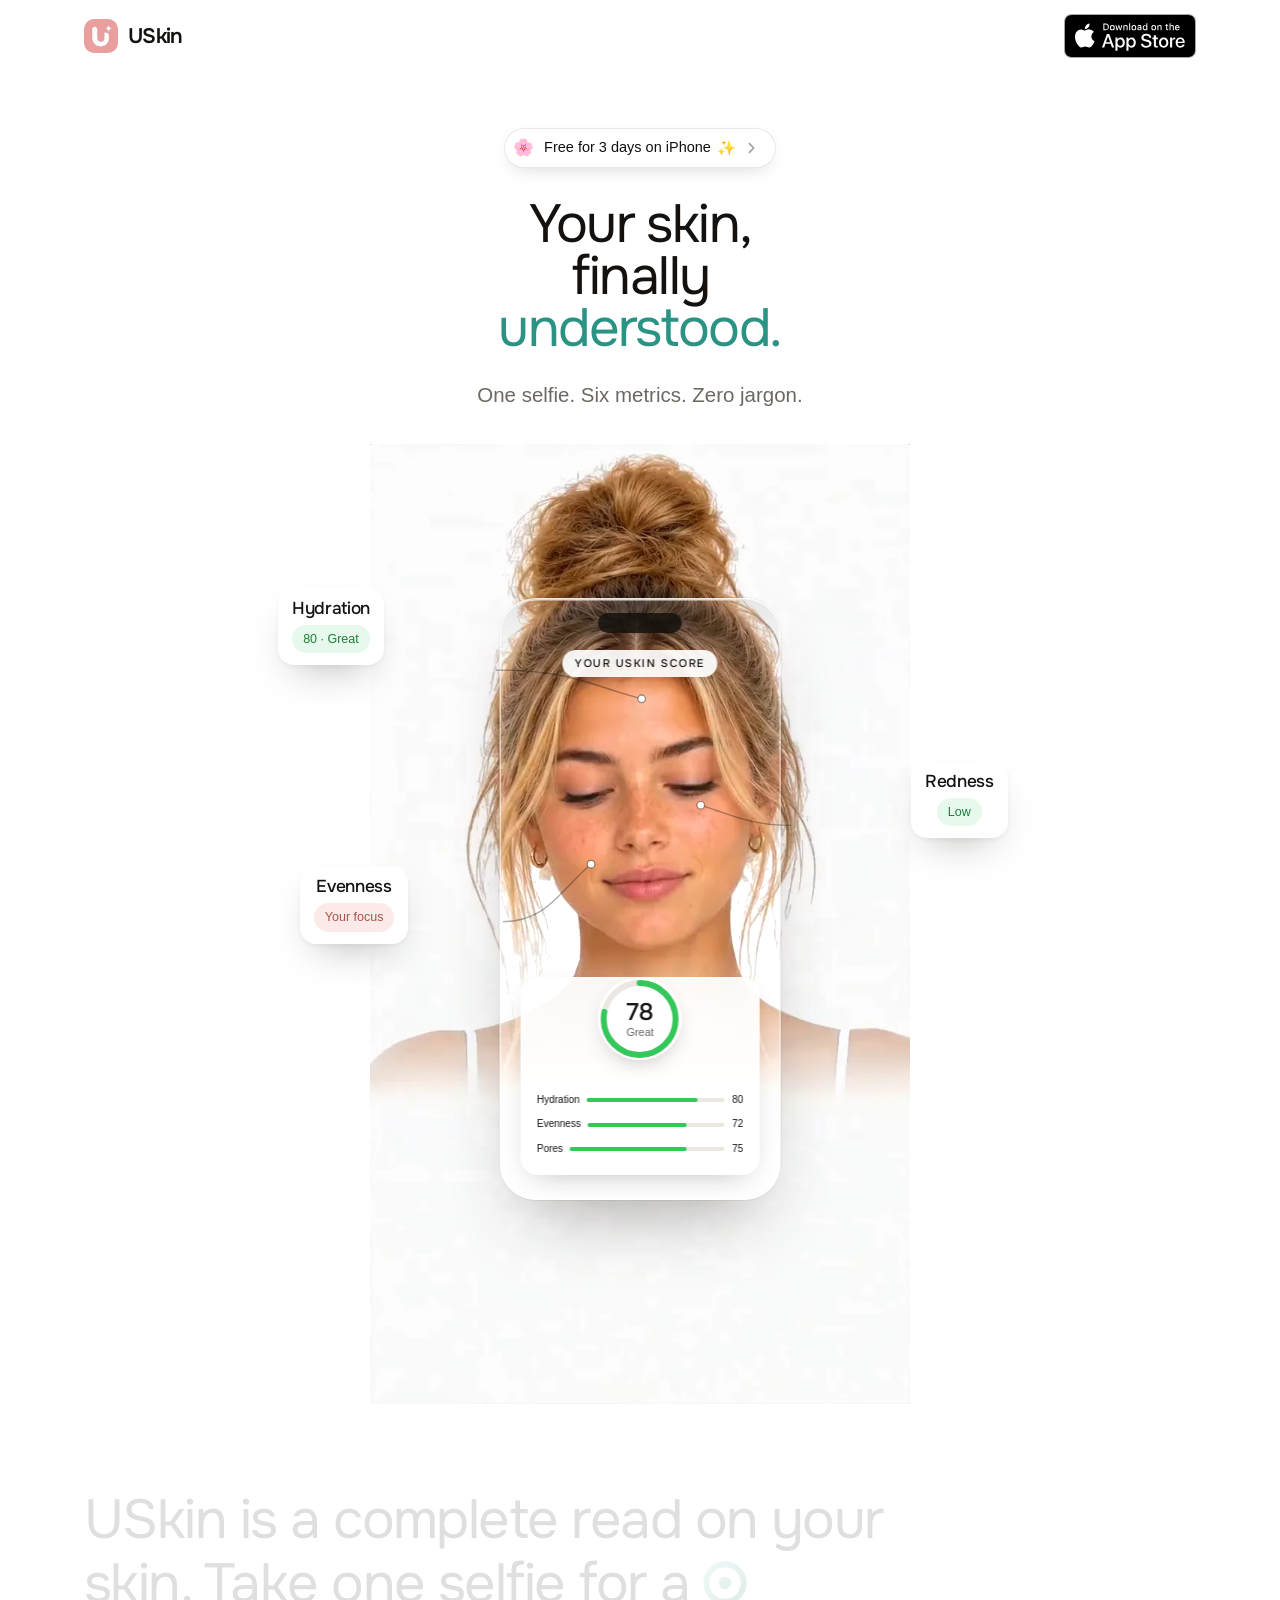
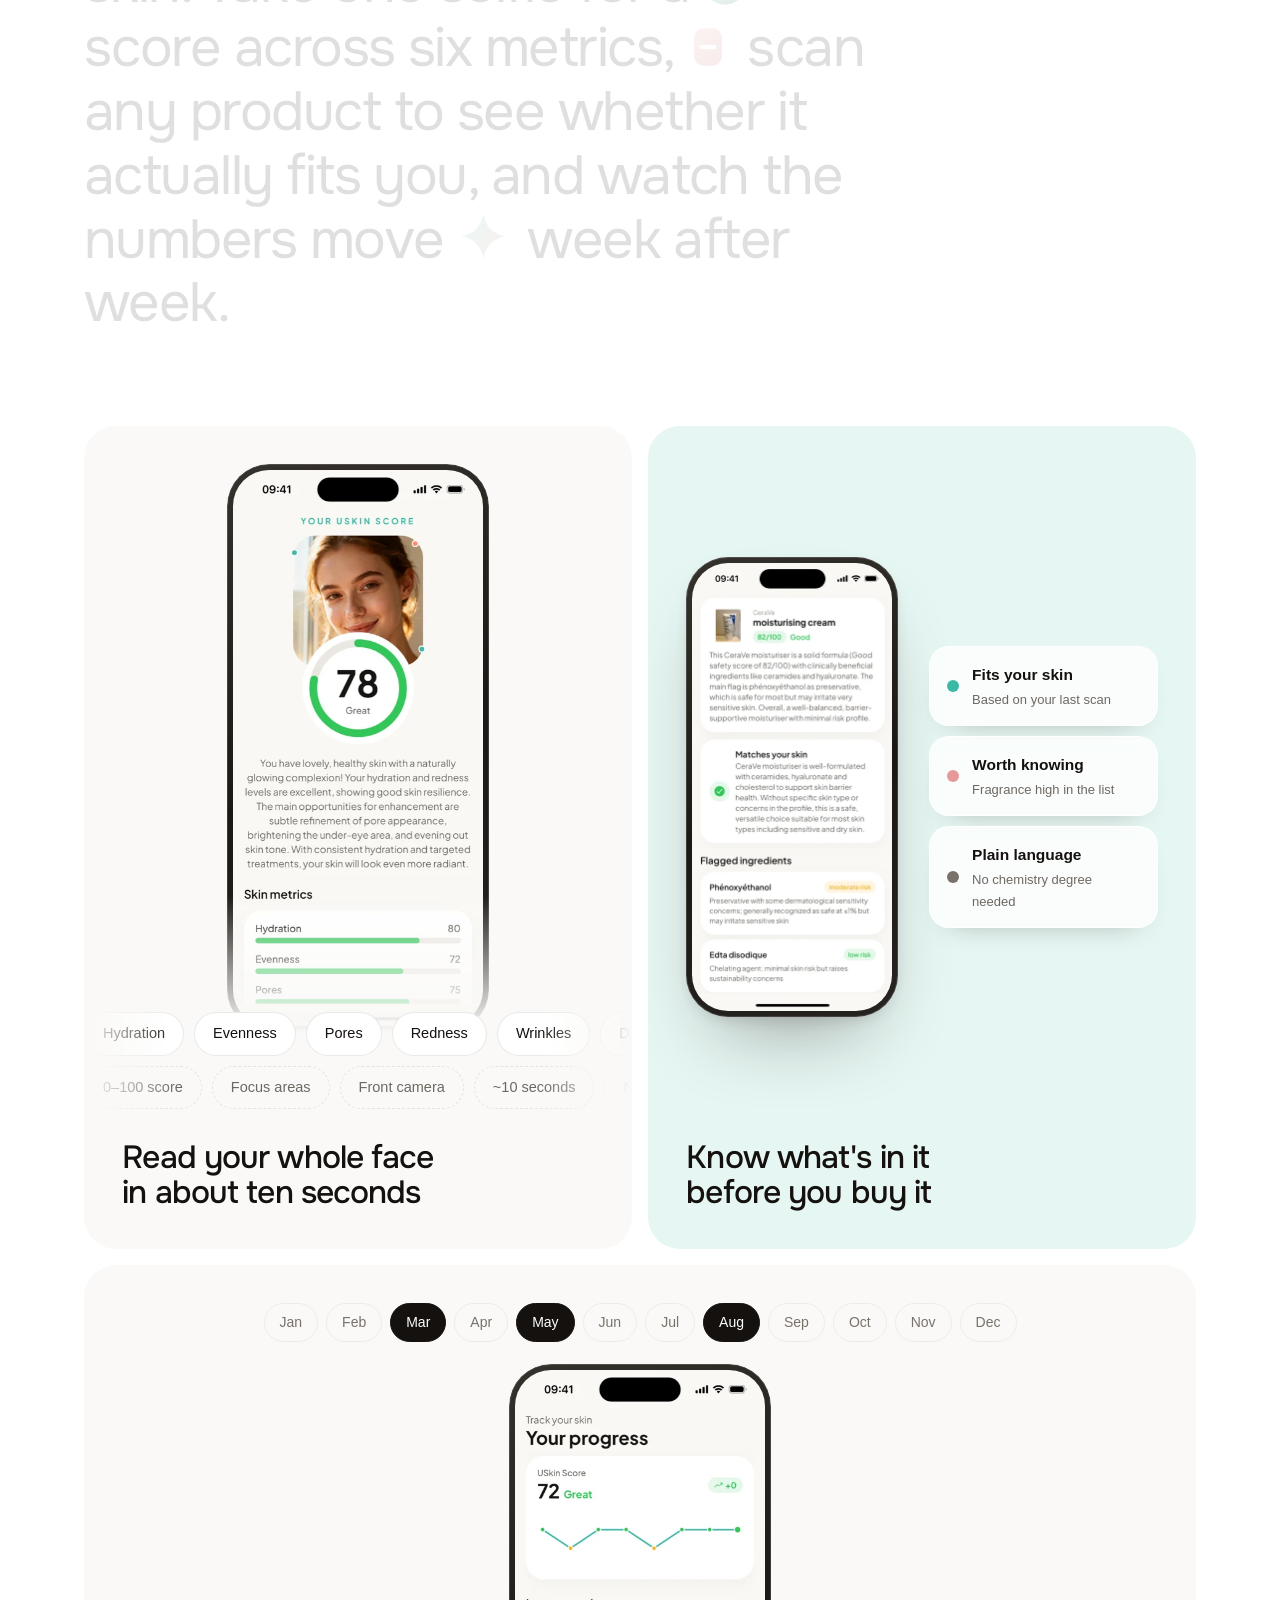
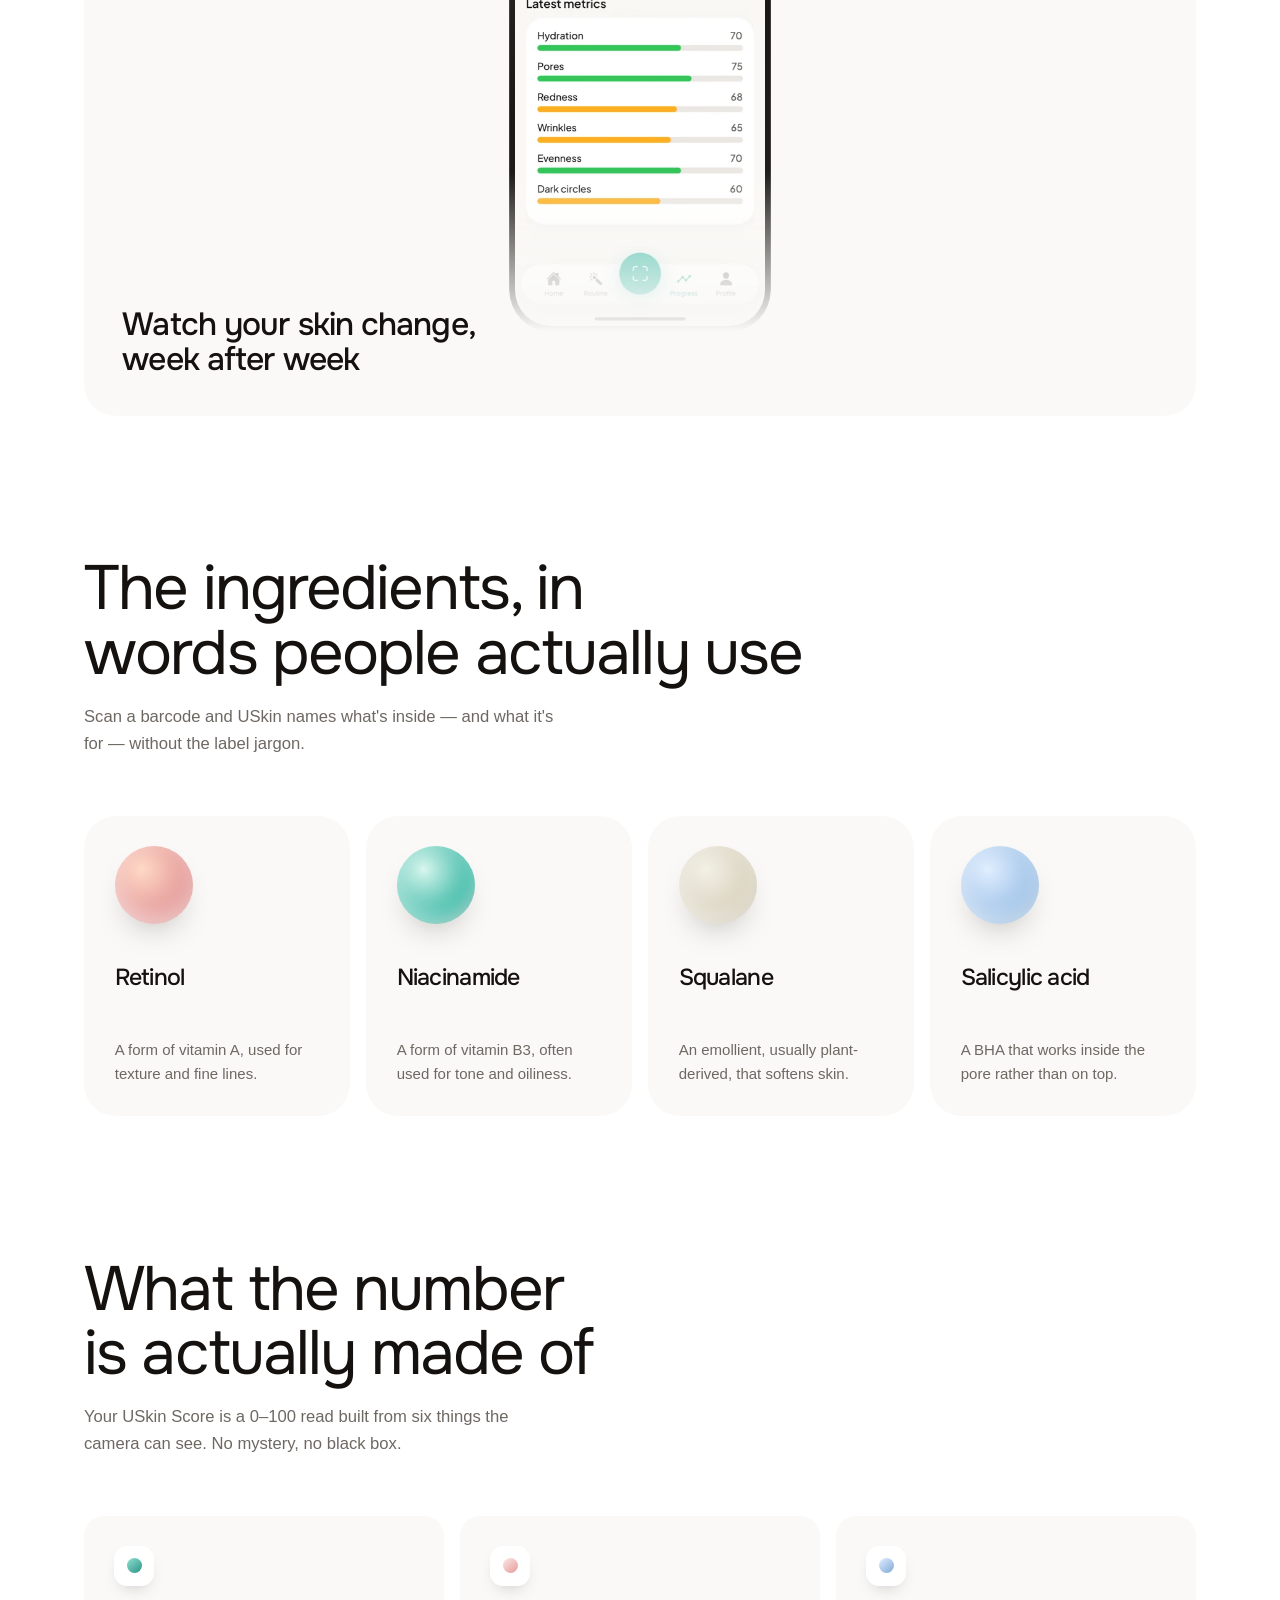
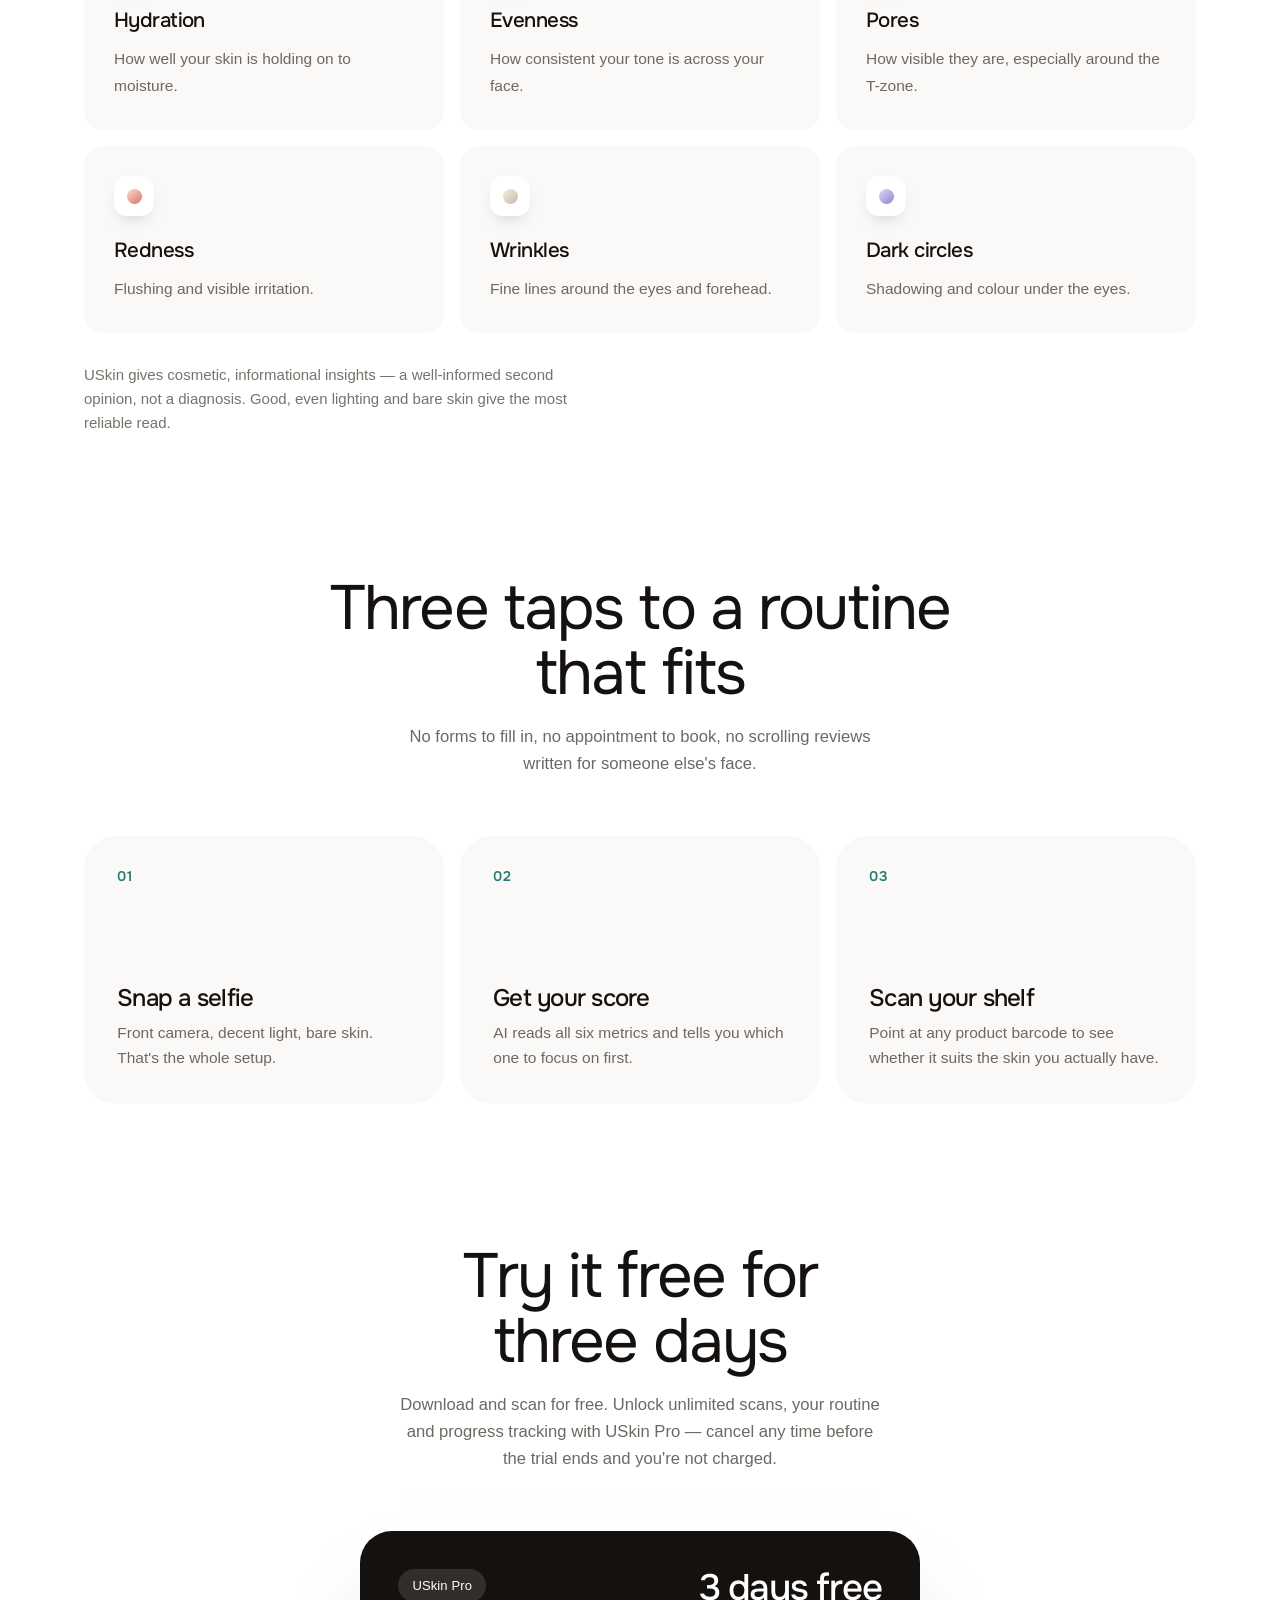
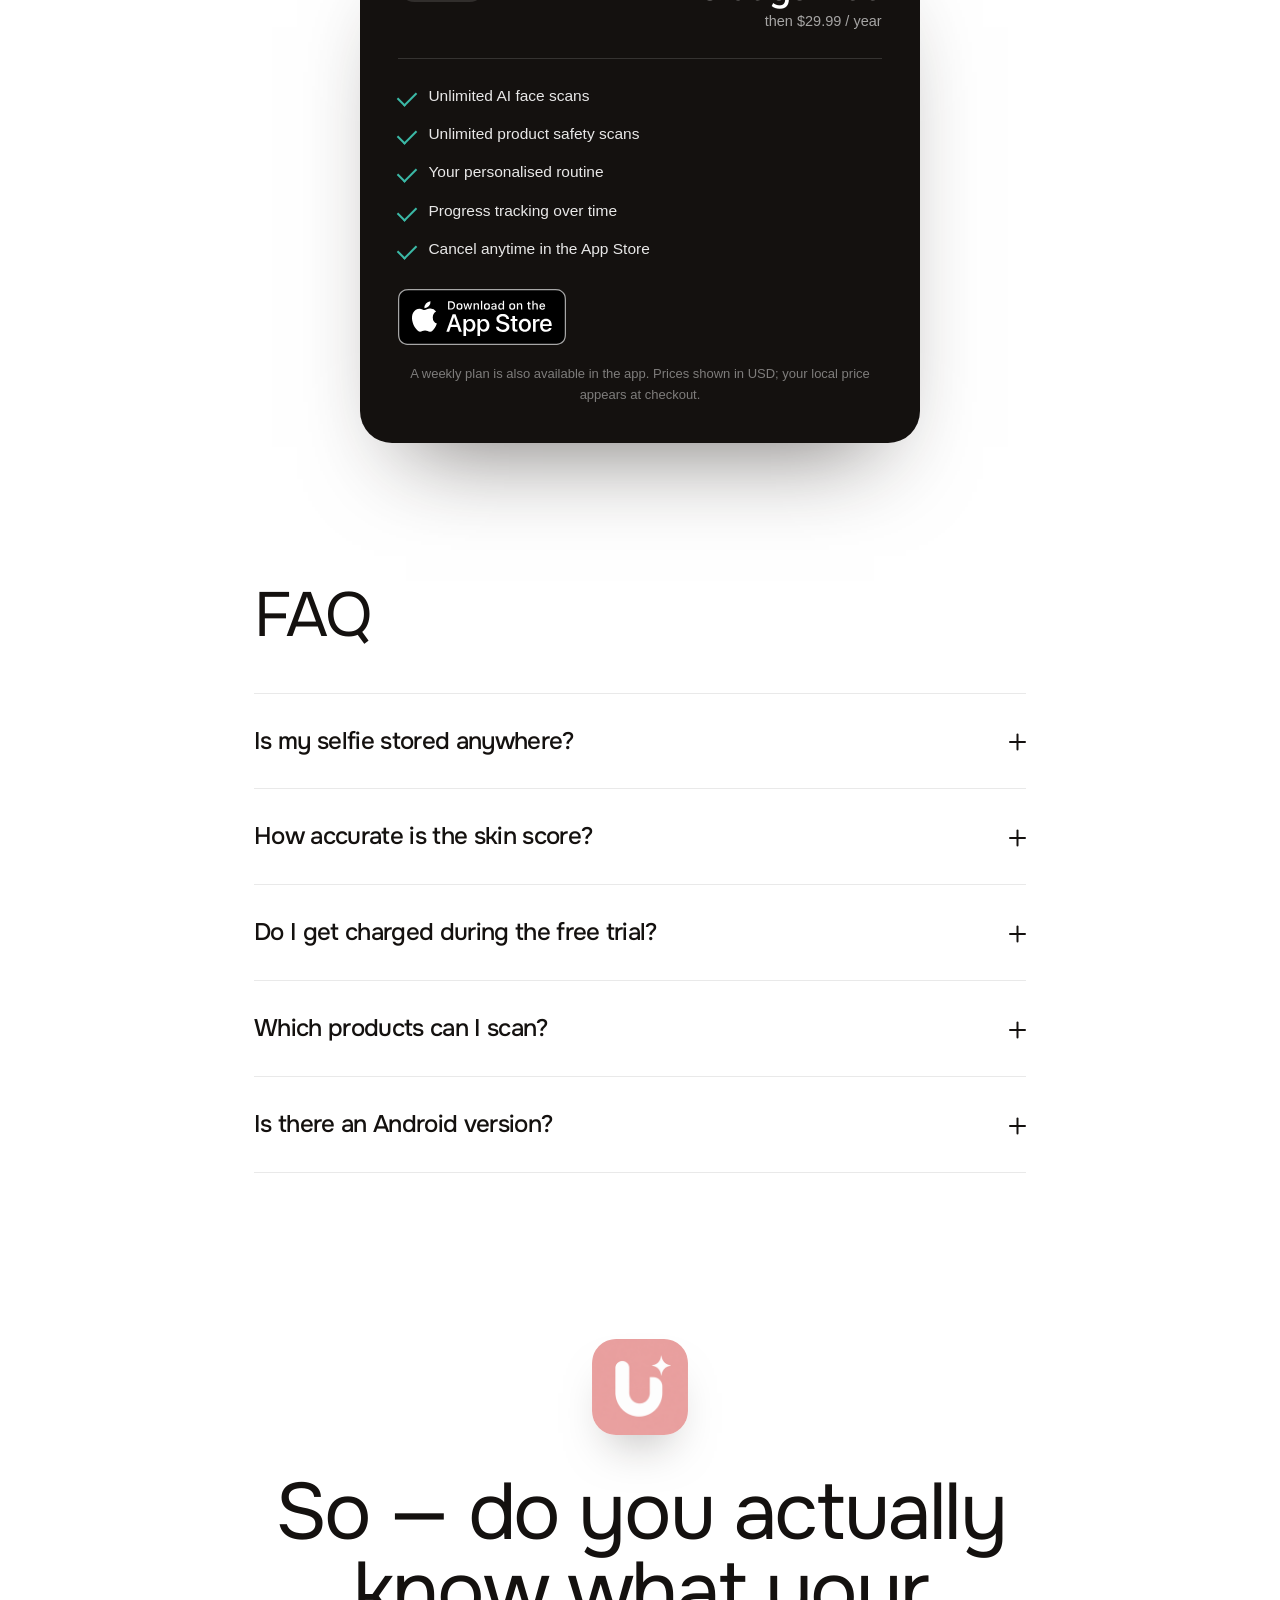
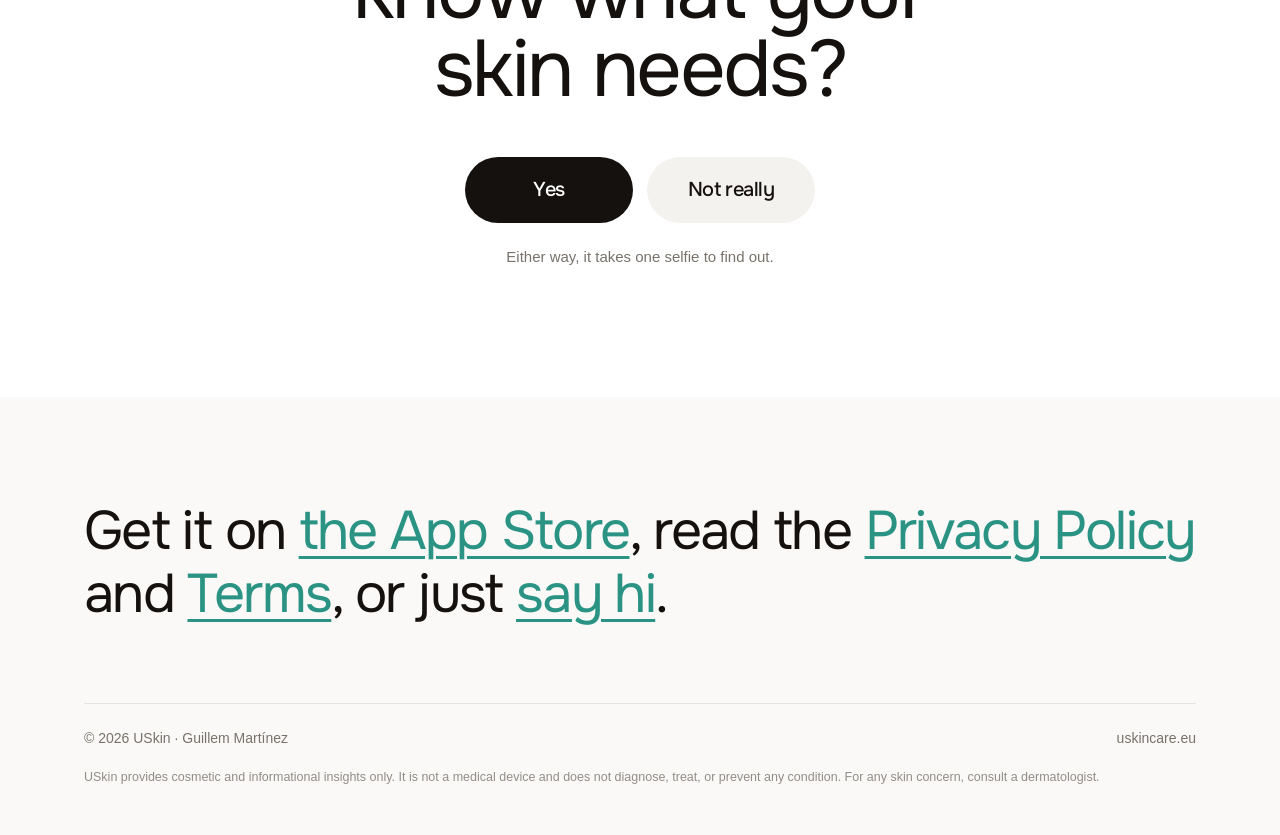
<file: index.html>
<!doctype html>
<html lang="en">
<head>
<meta charset="utf-8">
<meta name="viewport" content="width=device-width, initial-scale=1, viewport-fit=cover">
<meta name="color-scheme" content="light">
<title>USkin — AI Skin &amp; Cosmetics Scanner</title>
<meta name="description" content="One selfie, six metrics, zero jargon. USkin reads your skin, scans any product, and tracks how you change over time. Free on the App Store.">
<link rel="icon" href="assets/favicon.png">
<link rel="canonical" href="https://uskincare.eu/">
<meta name="theme-color" content="#FFFFFF">
<meta property="og:type" content="website">
<meta property="og:url" content="https://uskincare.eu/">
<meta property="og:title" content="USkin — AI Skin &amp; Cosmetics Scanner">
<meta property="og:description" content="One selfie, six metrics, zero jargon. USkin reads your skin, scans any product, and tracks how you change over time.">
<meta property="og:image" content="https://uskincare.eu/assets/icon.png">
<meta name="twitter:card" content="summary_large_image">
<link rel="preconnect" href="https://fonts.googleapis.com">
<link rel="preconnect" href="https://fonts.gstatic.com" crossorigin>
<link rel="preconnect" href="https://api.fontshare.com" crossorigin>
<link rel="preconnect" href="https://cdn.fontshare.com" crossorigin>
<!-- Onest stands in for lovi.care's ES Rebond Grotesque: same wide, circular
     geometry. Switzer carries body copy. One family per Fontshare request —
     it silently drops the extras when several are combined into one URL. -->
<link rel="stylesheet" href="https://fonts.googleapis.com/css2?family=Onest:wght@400;500;700&display=swap">
<link rel="stylesheet" href="https://api.fontshare.com/v2/css?f%5B%5D=switzer@400,500,600&display=swap">
<link rel="stylesheet" href="style.css">
</head>
<body>

<nav id="nav">
  <div class="nav-inner">
    <a class="brand" href="/" aria-label="USkin home">
      <img src="assets/icon.png" alt="" width="34" height="34">
      <b>USkin</b>
    </a>
      <a class="appstore" href="https://apps.apple.com/app/id6778808846" target="_blank" rel="noopener">
      <img src="assets/app-store-badge.svg" alt="Download on the App Store" width="132" height="44">
    </a>
  </div>
</nav>

<main>

  <!-- ================= HERO ================= -->
  <header class="hero">
    <a class="badge lift1" href="https://apps.apple.com/app/id6778808846" target="_blank" rel="noopener">
      <span class="badge-emoji lead" aria-hidden="true">🌸</span>
      Free for 3 days on iPhone
      <span class="badge-emoji" aria-hidden="true">✨</span>
      <svg class="arr" viewBox="0 0 16 16" aria-hidden="true"><path d="M5 3l5 5-5 5" fill="none" stroke="currentColor" stroke-width="1.7" stroke-linecap="round" stroke-linejoin="round"/></svg>
    </a>

    <h1 class="lift2">Your skin,<br>finally<br><span class="ink-teal">understood.</span></h1>
    <p class="lede lift3">One selfie. Six metrics. Zero jargon.</p>

    <div class="stage lift5">
      <div class="stage-fade">
        <div class="portrait-wrap">
          <video class="portrait" id="heroLoop"
                 poster="assets/hero-poster.webp"
                 width="720" height="1280"
                 muted loop playsinline preload="auto" aria-hidden="true">
            <source src="assets/hero-loop.mp4" type="video/mp4">
          </video>

          <!-- Translucent phone: the face reads straight through it, and the
               app's own UI is rebuilt as floating layers rather than a flat
               screenshot (which would put a second status bar inside a frame). -->
          <div class="glass" aria-hidden="true">
            <span class="notch"></span>
            <span class="scanline"></span>
            <p class="g-label">Your USkin Score</p>

            <div class="g-panel"></div>
            <div class="g-ring">
              <svg viewBox="0 0 100 100">
                <circle class="g-track" cx="50" cy="50" r="43"/>
                <circle class="g-fill"  cx="50" cy="50" r="43"/>
              </svg>
              <span class="g-num"><b>78</b><small>Great</small></span>
            </div>

            <ul class="g-metrics">
              <li><span>Hydration</span><i style="--v:80%"></i><b>80</b></li>
              <li><span>Evenness</span><i style="--v:72%"></i><b>72</b></li>
              <li><span>Pores</span><i style="--v:75%"></i><b>75</b></li>
            </ul>
          </div>

          <!-- Callouts with leader lines, in the portrait's own coordinates
               (the wrap is exactly 640x1138) so the dots land on the face. -->
          <svg class="leaders" viewBox="0 0 640 1138" fill="none" aria-hidden="true">
            <path d="M150 268 C 240 268, 260 286, 322 302"/>
            <path d="M498 452 C 452 452, 430 440, 392 428"/>
            <path d="M158 566 C 210 566, 226 528, 262 498"/>
            <circle cx="322" cy="302" r="4.5"/>
            <circle cx="392" cy="428" r="4.5"/>
            <circle cx="262" cy="498" r="4.5"/>
          </svg>

          <figure class="callout ca" aria-hidden="true">
            <b>Hydration</b><span class="cpill good">80 · Great</span>
          </figure>
          <figure class="callout cb" aria-hidden="true">
            <b>Redness</b><span class="cpill good">Low</span>
          </figure>
          <figure class="callout cc" aria-hidden="true">
            <b>Evenness</b><span class="cpill focus">Your focus</span>
          </figure>
        </div>
      </div>
    </div>
  </header>

  <!-- ================= STATEMENT ================= -->
  <section class="statement">
    <p class="words" id="statement">USkin is a complete read on your skin. Take one selfie for a <svg class="gly" viewBox="0 0 24 24" aria-hidden="true"><defs><linearGradient id="gly-a" gradientUnits="userSpaceOnUse" x1="2" y1="2" x2="22" y2="22"><stop offset="0" stop-color="#7BD8C8"/><stop offset="1" stop-color="#1F7466"/></linearGradient></defs><circle cx="12" cy="12" r="10.2" fill="none" stroke="url(#gly-a)" stroke-width="3.2"/><circle cx="12" cy="12" r="3.4" fill="url(#gly-a)"/></svg> score across six metrics, <svg class="gly" viewBox="0 0 24 24" aria-hidden="true"><defs><linearGradient id="gly-b" gradientUnits="userSpaceOnUse" x1="4" y1="2" x2="20" y2="22"><stop offset="0" stop-color="#F0A9A7"/><stop offset="1" stop-color="#C86F6C"/></linearGradient></defs><rect x="4.4" y="1.8" width="15.2" height="20.4" rx="5.2" fill="url(#gly-b)"/><path d="M8.4 12h7.2" stroke="#fff" stroke-width="2.3" stroke-linecap="round"/></svg> scan any product to see whether it actually fits you, and watch the numbers move <svg class="gly gly-lg" viewBox="0 0 24 24" aria-hidden="true"><defs><linearGradient id="gly-c" gradientUnits="userSpaceOnUse" x1="2" y1="2" x2="22" y2="22"><stop offset="0" stop-color="#5FD3C0"/><stop offset="1" stop-color="#E08A88"/></linearGradient></defs><path d="M12 .9c1.05 5.85 4.25 9.05 10.1 10.1-5.85 1.05-9.05 4.25-10.1 10.1-1.05-5.85-4.25-9.05-10.1-10.1C7.75 9.95 10.95 6.75 12 .9Z" fill="url(#gly-c)"/></svg> week after week.</p>
  </section>

  <!-- ================= FEATURE: FACE SCAN ================= -->
  <section class="cards" id="features">

    <article class="feat rise">
      <div class="feat-visual scan-visual">
        <div class="phone sm">
          <img src="assets/screen-score.webp" alt="USkin skin score breakdown" width="415" height="900" loading="lazy">
        </div>
        <div class="marquees" aria-hidden="true">
          <div class="marquee">
            <div class="track">
              <span class="pill">Hydration</span><span class="pill">Evenness</span><span class="pill">Pores</span><span class="pill">Redness</span><span class="pill">Wrinkles</span><span class="pill">Dark circles</span>
              <span class="pill">Hydration</span><span class="pill">Evenness</span><span class="pill">Pores</span><span class="pill">Redness</span><span class="pill">Wrinkles</span><span class="pill">Dark circles</span>
            </div>
          </div>
          <div class="marquee rev">
            <div class="track">
              <span class="pill ghost">0–100 score</span><span class="pill ghost">Focus areas</span><span class="pill ghost">Front camera</span><span class="pill ghost">~10 seconds</span><span class="pill ghost">No forms</span>
              <span class="pill ghost">0–100 score</span><span class="pill ghost">Focus areas</span><span class="pill ghost">Front camera</span><span class="pill ghost">~10 seconds</span><span class="pill ghost">No forms</span>
            </div>
          </div>
        </div>
      </div>
      <h2 class="feat-title">Read your whole face<br>in about ten seconds</h2>
    </article>

    <article class="feat tint-teal rise">
      <div class="feat-visual product-visual">
        <div class="phone sm">
          <img src="assets/screen-product.webp" alt="USkin product safety screen showing an ingredient breakdown" width="415" height="900" loading="lazy">
        </div>
        <ul class="verdicts">
          <li class="verdict good"><b>Fits your skin</b><small>Based on your last scan</small></li>
          <li class="verdict warn"><b>Worth knowing</b><small>Fragrance high in the list</small></li>
          <li class="verdict"><b>Plain language</b><small>No chemistry degree needed</small></li>
        </ul>
      </div>
      <h2 class="feat-title">Know what's in it<br>before you buy it</h2>
    </article>

    <article class="feat wide rise">
      <div class="feat-visual track-visual">
        <div class="months" aria-hidden="true">
          <span>Jan</span><span>Feb</span><span class="on">Mar</span><span>Apr</span><span class="on">May</span><span>Jun</span><span>Jul</span><span class="on">Aug</span><span>Sep</span><span>Oct</span><span>Nov</span><span>Dec</span>
        </div>
        <div class="phone sm">
          <img src="assets/screen-progress.webp" alt="USkin progress screen plotting skin scores over time" width="415" height="900" loading="lazy">
        </div>
      </div>
      <h2 class="feat-title">Watch your skin change,<br>week after week</h2>
    </article>

  </section>

  <!-- ================= INGREDIENTS ================= -->
  <section class="ingredients">
    <div class="sec-head">
      <h2>The ingredients, in<br>words people actually use</h2>
      <p>Scan a barcode and USkin names what's inside — and what it's for — without the label jargon.</p>
    </div>
    <div class="ing-grid">
      <article class="ing rise">
        <span class="orb o1" aria-hidden="true"></span>
        <h3>Retinol</h3>
        <p>A form of vitamin A, used for texture and fine lines.</p>
      </article>
      <article class="ing rise">
        <span class="orb o2" aria-hidden="true"></span>
        <h3>Niacinamide</h3>
        <p>A form of vitamin B3, often used for tone and oiliness.</p>
      </article>
      <article class="ing rise">
        <span class="orb o3" aria-hidden="true"></span>
        <h3>Squalane</h3>
        <p>An emollient, usually plant-derived, that softens skin.</p>
      </article>
      <article class="ing rise">
        <span class="orb o4" aria-hidden="true"></span>
        <h3>Salicylic acid</h3>
        <p>A BHA that works inside the pore rather than on top.</p>
      </article>
    </div>
  </section>

  <!-- ================= HOW THE SCORE WORKS ================= -->
  <section class="score-how">
    <div class="sec-head">
      <h2>What the number<br>is actually made of</h2>
      <p>Your USkin Score is a 0–100 read built from six things the camera can see. No mystery, no black box.</p>
    </div>
    <ol class="metrics">
      <li class="rise"><span class="m-ico" aria-hidden="true"><i class="d1"></i></span><b>Hydration</b><span>How well your skin is holding on to moisture.</span></li>
      <li class="rise"><span class="m-ico" aria-hidden="true"><i class="d2"></i></span><b>Evenness</b><span>How consistent your tone is across your face.</span></li>
      <li class="rise"><span class="m-ico" aria-hidden="true"><i class="d3"></i></span><b>Pores</b><span>How visible they are, especially around the T-zone.</span></li>
      <li class="rise"><span class="m-ico" aria-hidden="true"><i class="d4"></i></span><b>Redness</b><span>Flushing and visible irritation.</span></li>
      <li class="rise"><span class="m-ico" aria-hidden="true"><i class="d5"></i></span><b>Wrinkles</b><span>Fine lines around the eyes and forehead.</span></li>
      <li class="rise"><span class="m-ico" aria-hidden="true"><i class="d6"></i></span><b>Dark circles</b><span>Shadowing and colour under the eyes.</span></li>
    </ol>
    <p class="score-note">USkin gives cosmetic, informational insights — a well-informed second opinion, not a diagnosis. Good, even lighting and bare skin give the most reliable read.</p>
  </section>

  <!-- ================= STEPS ================= -->
  <section class="steps-wrap" id="how">
    <div class="sec-head center">
      <h2>Three taps to a routine<br>that fits</h2>
      <p>No forms to fill in, no appointment to book, no scrolling reviews written for someone else's face.</p>
    </div>
    <ol class="steps">
      <li class="step rise"><span class="num">01</span><h3>Snap a selfie</h3><p>Front camera, decent light, bare skin. That's the whole setup.</p></li>
      <li class="step rise"><span class="num">02</span><h3>Get your score</h3><p>AI reads all six metrics and tells you which one to focus on first.</p></li>
      <li class="step rise"><span class="num">03</span><h3>Scan your shelf</h3><p>Point at any product barcode to see whether it suits the skin you actually have.</p></li>
    </ol>
  </section>

  <!-- ================= PRICING ================= -->
  <section class="pricing" id="pricing">
    <div class="sec-head center">
      <h2>Try it free for<br>three days</h2>
      <p>Download and scan for free. Unlock unlimited scans, your routine and progress tracking with USkin Pro — cancel any time before the trial ends and you're not charged.</p>
    </div>
    <div class="price-card rise">
      <div class="price-head">
        <span class="tag">USkin Pro</span>
        <div class="price-figure"><b>3 days free</b><span>then $29.99 / year</span></div>
      </div>
      <ul class="price-list">
        <li>Unlimited AI face scans</li>
        <li>Unlimited product safety scans</li>
        <li>Your personalised routine</li>
        <li>Progress tracking over time</li>
        <li>Cancel anytime in the App Store</li>
      </ul>
      <a class="appstore big" href="https://apps.apple.com/app/id6778808846" target="_blank" rel="noopener">
        <img src="assets/app-store-badge.svg" alt="Download on the App Store" width="168" height="56">
      </a>
      <p class="price-foot">A weekly plan is also available in the app. Prices shown in USD; your local price appears at checkout.</p>
    </div>
  </section>

  <!-- ================= FAQ ================= -->
  <section class="faq-wrap" id="faq">
    <h2 class="faq-h">FAQ</h2>
    <div class="faq">
      <details>
        <summary>Is my selfie stored anywhere?<span class="ic" aria-hidden="true"></span></summary>
        <p>No. Your photo is sent over an encrypted connection to be analysed and is never saved to our servers — only the resulting scores and notes are kept in your account, and you can delete them at any time from your Profile.</p>
      </details>
      <details>
        <summary>How accurate is the skin score?<span class="ic" aria-hidden="true"></span></summary>
        <p>USkin gives cosmetic, informational insights based on what's visible in your photo — think of it as a well-informed second opinion, not a diagnosis. Good, even lighting and bare skin give the most reliable read.</p>
      </details>
      <details>
        <summary>Do I get charged during the free trial?<span class="ic" aria-hidden="true"></span></summary>
        <p>No. The 3-day trial is free, and you can cancel any time before it ends directly in the App Store. If you don't cancel, the subscription renews automatically at the price shown.</p>
      </details>
      <details>
        <summary>Which products can I scan?<span class="ic" aria-hidden="true"></span></summary>
        <p>Any skincare or cosmetic product with a barcode. USkin looks up the ingredients, flags the ones worth knowing about in plain language, and tells you whether it suits your skin profile.</p>
      </details>
      <details>
        <summary>Is there an Android version?<span class="ic" aria-hidden="true"></span></summary>
        <p>Not yet — USkin is currently iPhone only, and needs iOS 16.4 or later.</p>
      </details>
    </div>
  </section>

  <!-- ================= CLOSING ================= -->
  <section class="closer">
    <img class="closer-icon" src="assets/icon.png" alt="" width="96" height="96" loading="lazy">
    <h2>So — do you actually<br>know what your<br>skin needs?</h2>
    <div class="yesno">
      <a class="pill-btn" href="https://apps.apple.com/app/id6778808846" target="_blank" rel="noopener">Yes</a>
      <a class="pill-btn alt" href="https://apps.apple.com/app/id6778808846" target="_blank" rel="noopener">Not really</a>
    </div>
    <p class="closer-sub">Either way, it takes one selfie to find out.</p>
  </section>

</main>

<!-- ================= FOOTER ================= -->
<footer class="site">
  <p class="foot-big">
    Get it on <a href="https://apps.apple.com/app/id6778808846" target="_blank" rel="noopener">the App&nbsp;Store</a>, read the <a href="privacy.html">Privacy&nbsp;Policy</a> and <a href="terms.html">Terms</a>, or just <a href="mailto:guillemmj33@gmail.com">say&nbsp;hi</a>.
  </p>
  <div class="foot-bottom">
    <span>© 2026 USkin · Guillem Martínez</span>
    <span>uskincare.eu</span>
  </div>
  <p class="disclaimer">USkin provides cosmetic and informational insights only. It is not a medical device and does not diagnose, treat, or prevent any condition. For any skin concern, consult a dermatologist.</p>
</footer>

<a class="mobile-bar" href="https://apps.apple.com/app/id6778808846" target="_blank" rel="noopener">
  <img src="assets/icon.png" alt="" width="36" height="36">
  <span><b>USkin — Face Scanner</b><small>Free · 3-day trial</small></span>
  <em>Get</em>
</a>

<script>
  /* nav shadow on scroll */
  var nav = document.getElementById('nav');
  var onScroll = function () { nav.classList.toggle('scrolled', window.scrollY > 8); };
  onScroll();
  window.addEventListener('scroll', onScroll, { passive: true });

  var reduced = window.matchMedia('(prefers-reduced-motion: reduce)').matches;

  /* Scroll-linked word reveal on the statement paragraph. Walks child nodes
     rather than splitting textContent, so the inline glyph SVGs survive and
     light up alongside the words. Without JS the paragraph is simply opaque. */
  var stmt = document.getElementById('statement');
  if (stmt && !reduced) {
    var frag = document.createDocumentFragment();
    Array.prototype.slice.call(stmt.childNodes).forEach(function (node) {
      if (node.nodeType === 3) {
        node.textContent.split(/(\s+)/).forEach(function (part) {
          if (!part) return;
          if (/^\s+$/.test(part)) { frag.appendChild(document.createTextNode(part)); return; }
          var w = document.createElement('span');
          w.className = 'w';
          w.textContent = part;
          frag.appendChild(w);
        });
      } else {
        if (node.classList) node.classList.add('w');
        frag.appendChild(node);
      }
    });
    while (stmt.firstChild) { stmt.removeChild(stmt.firstChild); }
    stmt.appendChild(frag);

    var spans = stmt.querySelectorAll('.w');
    var ticking = false;
    var paint = function () {
      ticking = false;
      var r = stmt.getBoundingClientRect();
      var vh = window.innerHeight;
      var p = (vh * 0.85 - r.top) / (vh * 0.55 + r.height * 0.5);
      p = Math.max(0, Math.min(1, p));
      var lit = p * (spans.length + 6);
      for (var i = 0; i < spans.length; i++) {
        spans[i].style.opacity = Math.max(0.13, Math.min(1, lit - i));
      }
    };
    var request = function () { if (!ticking) { ticking = true; requestAnimationFrame(paint); } };
    window.addEventListener('scroll', request, { passive: true });
    window.addEventListener('resize', request);
    paint();
  }

  /* The hero loop is opt-in: without this it stays on its poster frame. */
  var loop = document.getElementById('heroLoop');
  if (loop && !reduced) {
    var playLoop = function () { var p = loop.play(); if (p && p.catch) { p.catch(function () {}); } };
    if (loop.readyState >= 2) { playLoop(); } else { loop.addEventListener('loadeddata', playLoop, { once: true }); }
  }

  /* Hero: draw the score ring, fill the metric bars, count the number up.
     The CSS resting state is already the finished state, so this only runs
     when motion is welcome — otherwise the hero just renders complete. */
  if (!reduced) {
    var stage = document.querySelector('.stage');
    var num = document.querySelector('.g-num b');
    if (stage) {
      window.setTimeout(function () { stage.classList.add('anim'); }, 260);
    }
    if (num) {
      var target = parseInt(num.textContent, 10) || 0;
      var t0 = null, DUR = 1500, DELAY = 500;
      num.textContent = '0';
      var step = function (ts) {
        if (t0 === null) t0 = ts;
        var e = ts - t0 - DELAY;
        if (e < 0) { requestAnimationFrame(step); return; }
        var k = Math.min(1, e / DUR);
        k = 1 - Math.pow(1 - k, 3);
        num.textContent = Math.round(target * k);
        if (k < 1) requestAnimationFrame(step);
      };
      requestAnimationFrame(step);
    }
  }

  /* reveal-on-enter for cards and rows */
  if ('IntersectionObserver' in window && !reduced) {
    var io = new IntersectionObserver(function (entries) {
      entries.forEach(function (e) {
        if (e.isIntersecting) { e.target.classList.add('in'); io.unobserve(e.target); }
      });
    }, { threshold: 0.1, rootMargin: '0px 0px -60px 0px' });
    document.querySelectorAll('.rise, .sec-head, .faq details').forEach(function (el, i) {
      el.style.transitionDelay = (i % 4) * 60 + 'ms';
      el.classList.add('pre');
      io.observe(el);
    });
  }
</script>
</body>
</html>
</file>
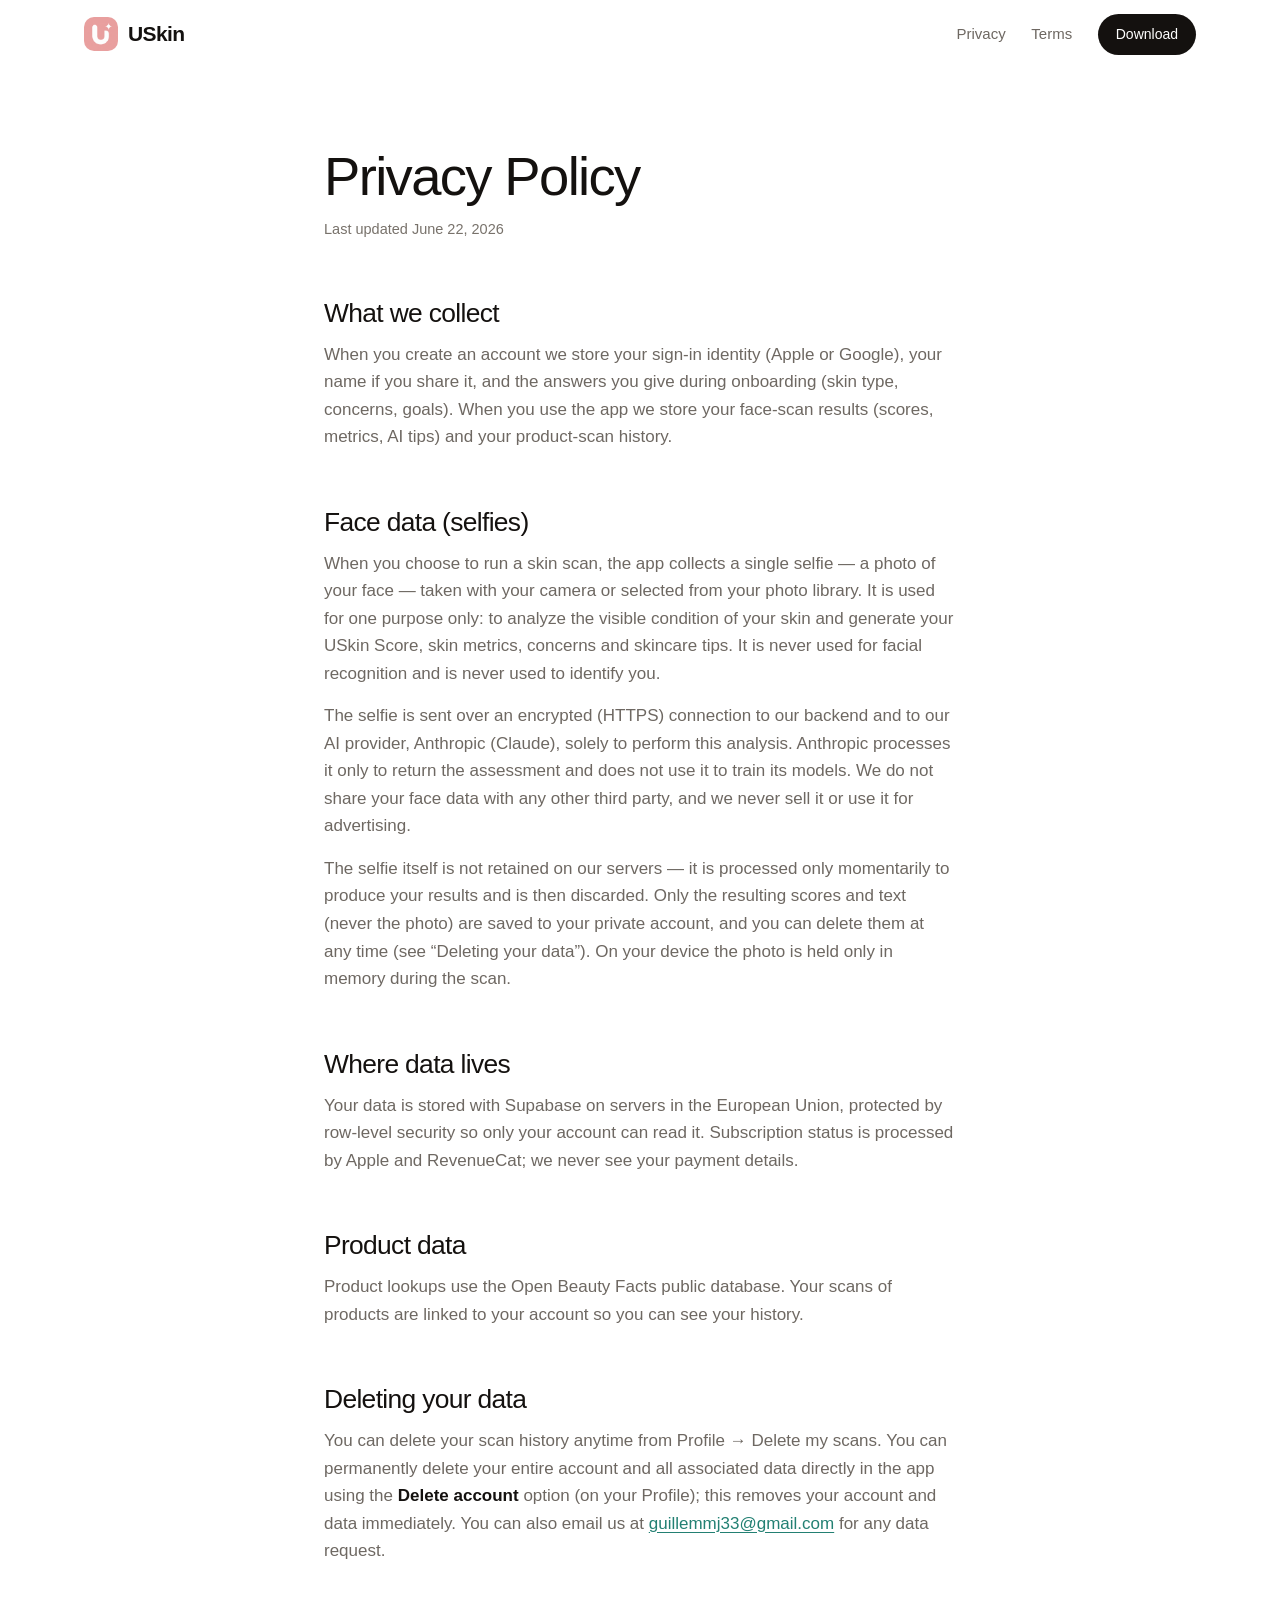
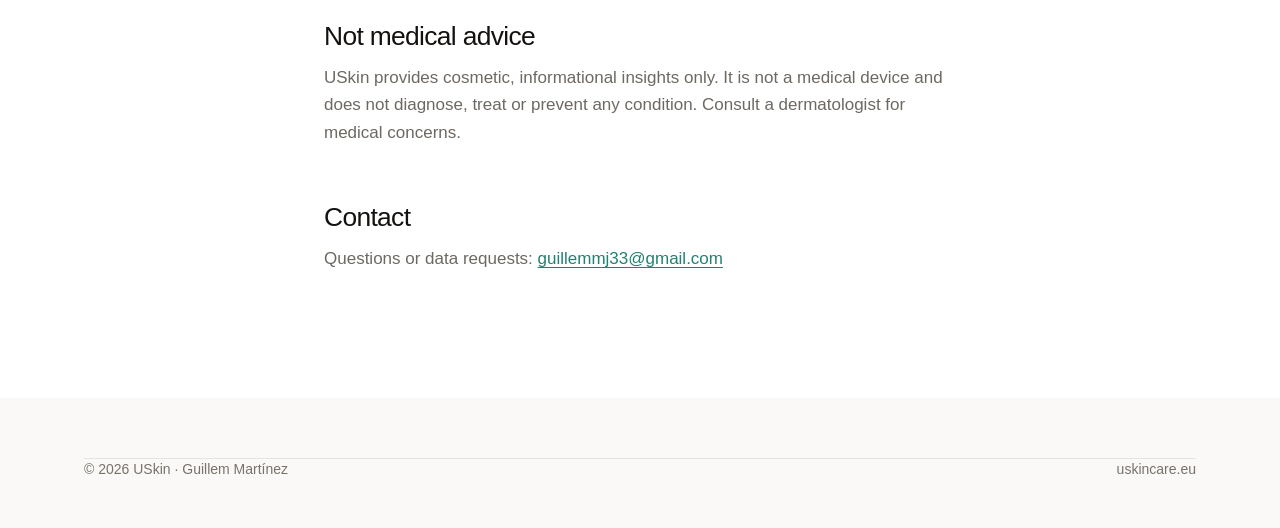
<file: privacy.html>
<!doctype html>
<html lang="en">
<head>
<meta charset="utf-8">
<meta name="viewport" content="width=device-width, initial-scale=1">
<title>USkin — Privacy Policy</title>
<link rel="icon" type="image/png" href="assets/favicon.png">
<link rel="stylesheet" href="style.css">
</head>
<body>
<div class="shell">
  <nav class="top scrolled">
    <a class="brand" href="/"><img src="assets/icon.png" alt="USkin"><b>USkin</b></a>
    <div class="nav-links">
      <a href="privacy.html">Privacy</a>
      <a href="terms.html">Terms</a>
      <a class="btn-nav" href="https://apps.apple.com/app/id6778808846" target="_blank" rel="noopener">Download</a>
    </div>
  </nav>

  <main class="legal">
    <h1>Privacy Policy</h1>
    <div class="updated">Last updated June 22, 2026</div>

    <h2>What we collect</h2>
    <p>When you create an account we store your sign-in identity (Apple or Google), your name if you share it, and the answers you give during onboarding (skin type, concerns, goals). When you use the app we store your face-scan results (scores, metrics, AI tips) and your product-scan history.</p>

    <h2>Face data (selfies)</h2>
    <p>When you choose to run a skin scan, the app collects a single selfie &mdash; a photo of your face &mdash; taken with your camera or selected from your photo library. It is used for one purpose only: to analyze the visible condition of your skin and generate your USkin Score, skin metrics, concerns and skincare tips. It is never used for facial recognition and is never used to identify you.</p>
    <p>The selfie is sent over an encrypted (HTTPS) connection to our backend and to our AI provider, Anthropic (Claude), solely to perform this analysis. Anthropic processes it only to return the assessment and does not use it to train its models. We do not share your face data with any other third party, and we never sell it or use it for advertising.</p>
    <p>The selfie itself is not retained on our servers &mdash; it is processed only momentarily to produce your results and is then discarded. Only the resulting scores and text (never the photo) are saved to your private account, and you can delete them at any time (see &ldquo;Deleting your data&rdquo;). On your device the photo is held only in memory during the scan.</p>

    <h2>Where data lives</h2>
    <p>Your data is stored with Supabase on servers in the European Union, protected by row-level security so only your account can read it. Subscription status is processed by Apple and RevenueCat; we never see your payment details.</p>

    <h2>Product data</h2>
    <p>Product lookups use the Open Beauty Facts public database. Your scans of products are linked to your account so you can see your history.</p>

    <h2>Deleting your data</h2>
    <p>You can delete your scan history anytime from Profile &rarr; Delete my scans. You can permanently delete your entire account and all associated data directly in the app using the <strong>Delete account</strong> option (on your Profile); this removes your account and data immediately. You can also email us at <a href="mailto:guillemmj33@gmail.com">guillemmj33@gmail.com</a> for any data request.</p>

    <h2>Not medical advice</h2>
    <p>USkin provides cosmetic, informational insights only. It is not a medical device and does not diagnose, treat or prevent any condition. Consult a dermatologist for medical concerns.</p>

    <h2>Contact</h2>
    <p>Questions or data requests: <a href="mailto:guillemmj33@gmail.com">guillemmj33@gmail.com</a></p>
  </main>

  <footer class="site">
    <div class="foot-bottom" style="border:0;margin-top:0;padding-top:0">
      <span>&copy; 2026 USkin &middot; Guillem Mart&iacute;nez</span>
      <span><a href="/" style="color:var(--muted)">uskincare.eu</a></span>
    </div>
  </footer>
</div>
</body>
</html>
</file>
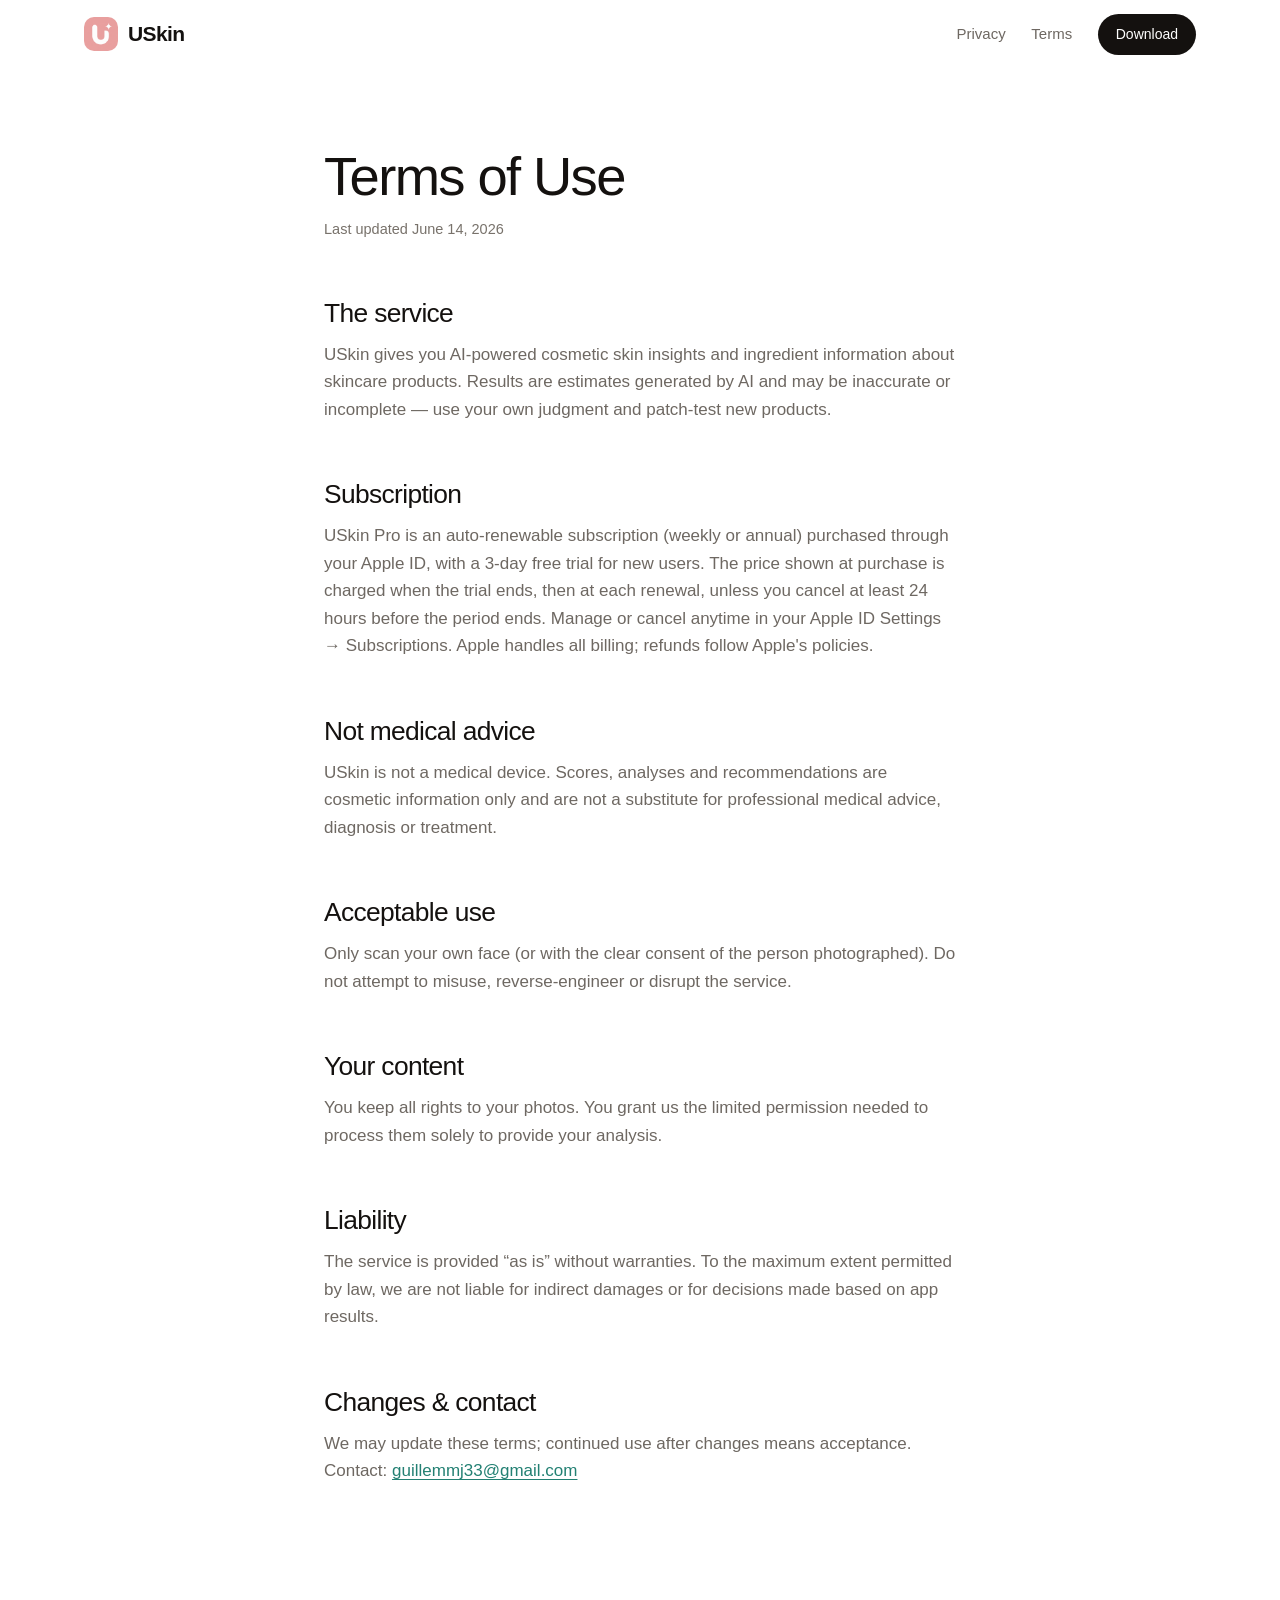
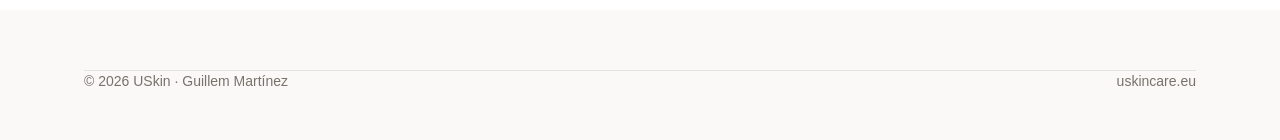
<file: terms.html>
<!doctype html>
<html lang="en">
<head>
<meta charset="utf-8">
<meta name="viewport" content="width=device-width, initial-scale=1">
<title>USkin — Terms of Use</title>
<link rel="icon" type="image/png" href="assets/favicon.png">
<link rel="stylesheet" href="style.css">
</head>
<body>
<div class="shell">
  <nav class="top scrolled">
    <a class="brand" href="/"><img src="assets/icon.png" alt="USkin"><b>USkin</b></a>
    <div class="nav-links">
      <a href="privacy.html">Privacy</a>
      <a href="terms.html">Terms</a>
      <a class="btn-nav" href="https://apps.apple.com/app/id6778808846" target="_blank" rel="noopener">Download</a>
    </div>
  </nav>

  <main class="legal">
    <h1>Terms of Use</h1>
    <div class="updated">Last updated June 14, 2026</div>

    <h2>The service</h2>
    <p>USkin gives you AI-powered cosmetic skin insights and ingredient information about skincare products. Results are estimates generated by AI and may be inaccurate or incomplete &mdash; use your own judgment and patch-test new products.</p>

    <h2>Subscription</h2>
    <p>USkin Pro is an auto-renewable subscription (weekly or annual) purchased through your Apple ID, with a 3-day free trial for new users. The price shown at purchase is charged when the trial ends, then at each renewal, unless you cancel at least 24 hours before the period ends. Manage or cancel anytime in your Apple ID Settings &rarr; Subscriptions. Apple handles all billing; refunds follow Apple's policies.</p>

    <h2>Not medical advice</h2>
    <p>USkin is not a medical device. Scores, analyses and recommendations are cosmetic information only and are not a substitute for professional medical advice, diagnosis or treatment.</p>

    <h2>Acceptable use</h2>
    <p>Only scan your own face (or with the clear consent of the person photographed). Do not attempt to misuse, reverse-engineer or disrupt the service.</p>

    <h2>Your content</h2>
    <p>You keep all rights to your photos. You grant us the limited permission needed to process them solely to provide your analysis.</p>

    <h2>Liability</h2>
    <p>The service is provided &ldquo;as is&rdquo; without warranties. To the maximum extent permitted by law, we are not liable for indirect damages or for decisions made based on app results.</p>

    <h2>Changes &amp; contact</h2>
    <p>We may update these terms; continued use after changes means acceptance. Contact: <a href="mailto:guillemmj33@gmail.com">guillemmj33@gmail.com</a></p>
  </main>

  <footer class="site">
    <div class="foot-bottom" style="border:0;margin-top:0;padding-top:0">
      <span>&copy; 2026 USkin &middot; Guillem Mart&iacute;nez</span>
      <span><a href="/" style="color:var(--muted)">uskincare.eu</a></span>
    </div>
  </footer>
</div>
</body>
</html>
</file>
<file: style.css>
/* =========================================================
   USkin — uskincare.eu
   White canvas, oversized grotesque type, floating devices.
   ========================================================= */

:root {
  --paper:     #FFFFFF;
  --band:      #FAF9F7;
  --band-2:    #F4F2EF;
  --ink:       #14110F;
  --ink-2:     #6E6862;
  --faint:     #78726B;   /* was #A8A29B — only 2.53:1 on white, failed AA */

  --teal:      #3BB9A6;
  --teal-dk:   #2A9384;   /* large text / decoration only: 3.75:1 on white */
  --teal-ink:  #238073;   /* small text: 4.77:1 on white */
  --teal-soft: #E6F6F2;
  --pink:      #E59A98;
  --pink-soft: #FBEAE7;

  /* Colours the APP actually renders. The phone mockup depicts real UI, so it
     uses the app's own tokens (uskin/src/theme/tokens.ts) rather than the
     site's brand palette. Crucially, scoreColor() bands a 0-100 score —
     >=70 good #34C759, >=45 caution #FFB020, else bad #FF5A5F — so the mocked
     78 overall and the 80/72/75 metrics all render GREEN in the app, not teal.
     The site's own text keeps the accessible palette above; only the mockup
     mirrors the app. */
  --app-good:  #34C759;   /* the app's own fill — light, bright green */
  --app-good-bg:  #E7F8ED; /* light green tint for pills */
  --app-good-ink: #1B8038; /* same hue, 5.01:1 on white / 4.5:1 on the tint */
  --app-line:  #ECE7E1;
  --app-ink:   #171514;
  --app-muted: #6B6560;

  --line:      rgba(20,17,15,.09);
  --line-2:    rgba(20,17,15,.055);

  --r:    32px;
  --r-sm: 20px;

  --display: 'Onest', 'Helvetica Neue', Helvetica, sans-serif;
  --body:    'Switzer', -apple-system, BlinkMacSystemFont, 'Segoe UI', sans-serif;

  --ease: cubic-bezier(.2,.7,.2,1);
  --pad:  clamp(20px, 5vw, 64px);
  --max:  1240px;

  color-scheme: light;
}

* { margin: 0; padding: 0; box-sizing: border-box; }

html {
  scroll-behavior: smooth;
  -webkit-font-smoothing: antialiased;
  -moz-osx-font-smoothing: grayscale;
  background: var(--paper);
  /* `clip` rather than `hidden`: hidden on the root turns it into a scroll
     container and kills position:sticky on the nav. Contains the hero glow,
     which is intentionally wider than the viewport. */
  overflow-x: clip;
}

body {
  font-family: var(--body);
  font-size: 17px;
  line-height: 1.62;
  color: var(--ink);
  background: var(--paper);
  overflow-x: clip;
}

a   { color: inherit; text-decoration: none; }
img { display: block; max-width: 100%; }
ul, ol { list-style: none; }

h1, h2, h3, .num, .price-figure b {
  font-family: var(--display);
  font-weight: 500;
  letter-spacing: -.032em;
  line-height: 1.02;
}

/* Display sizes sit at Regular. At 3rem and up the extra weight reads as
   shouting; lovi.care sets its whole hero at 400 for the same reason. */
.hero h1, .sec-head h2, .faq-h, .closer h2, .words, .foot-big { font-weight: 400; }

:focus-visible {
  outline: 2px solid var(--teal-dk);
  outline-offset: 3px;
  border-radius: 6px;
}

.ink-teal { color: var(--teal-dk); }

/* ---------------------------------------------------------
   NAV
   --------------------------------------------------------- */
#nav {
  position: sticky; top: 0; z-index: 60;
  /* Full-bleed so the blurred backdrop spans the window, while the contents
     sit in the same 1240px container as every section below. */
  padding: 14px 0;
  background: rgba(255,255,255,0);
  transition: background .3s var(--ease), box-shadow .3s var(--ease), backdrop-filter .3s;
}
.nav-inner {
  max-width: var(--max);
  margin: 0 auto;
  padding: 0 var(--pad);
  display: flex; align-items: center; justify-content: space-between;
  gap: 16px;
}
#nav.scrolled {
  background: rgba(255,255,255,.82);
  backdrop-filter: saturate(180%) blur(18px);
  -webkit-backdrop-filter: saturate(180%) blur(18px);
  box-shadow: 0 1px 0 var(--line-2);
}
.brand { display: inline-flex; align-items: center; gap: 10px; }
.brand img { width: 34px; height: 34px; border-radius: 10px; }
.brand b {
  font-family: var(--display); font-size: 21px;
  font-weight: 600; letter-spacing: -.03em;
}

/* ---------------------------------------------------------
   BUTTONS
   --------------------------------------------------------- */
.appstore { display: inline-block; line-height: 0; transition: transform .28s var(--ease), filter .28s var(--ease); }
.appstore img { width: 132px; height: auto; display: block; }
.appstore:hover { transform: translateY(-2px); filter: brightness(1.12); }
.appstore.big { display: block; margin: 0 auto; }
.appstore.big img { width: 168px; }

.btn-store {
  display: inline-flex; align-items: center; gap: 11px;
  padding: 13px 24px 13px 20px;
  background: var(--ink); color: #fff;
  border-radius: 999px;
  transition: transform .28s var(--ease), box-shadow .28s var(--ease), background .28s;
  box-shadow: 0 10px 26px -12px rgba(20,17,15,.6);
}
.btn-store:hover { transform: translateY(-2px); box-shadow: 0 18px 36px -14px rgba(20,17,15,.65); }
.btn-store svg { width: 22px; height: 22px; fill: #fff; flex: none; }
.btn-store span { display: flex; flex-direction: column; line-height: 1.1; text-align: left; }
.btn-store small { font-size: 10px; opacity: .72; letter-spacing: .04em; text-transform: uppercase; }
.btn-store b { font-size: 16px; font-weight: 600; letter-spacing: -.01em; }
.btn-store.sm {
  padding: 8px 16px 8px 13px;
  border-radius: 9px;
  gap: 9px;
  box-shadow: none;
}
.btn-store.sm:hover { transform: translateY(-1px); box-shadow: 0 8px 20px -10px rgba(20,17,15,.5); }
.btn-store.sm svg { width: 18px; height: 18px; }
.btn-store.sm b { font-size: 14px; }
.btn-store.sm small { font-size: 9px; }
.btn-store.wide { width: 100%; justify-content: center; padding: 16px 24px; }

.pill-btn {
  display: inline-flex; align-items: center; justify-content: center;
  min-width: 168px; padding: 17px 40px;
  font-family: var(--display); font-size: 20px; font-weight: 500; letter-spacing: -.02em;
  border-radius: 999px;
  background: var(--ink); color: #fff;
  transition: transform .28s var(--ease), background .28s var(--ease), color .28s;
}
.pill-btn:hover { transform: translateY(-2px); background: var(--teal-dk); }
.pill-btn.alt { background: var(--band-2); color: var(--ink); }
.pill-btn.alt:hover { background: var(--teal-soft); color: var(--teal-dk); }

/* ---------------------------------------------------------
   HERO
   --------------------------------------------------------- */
.hero {
  position: relative;
  padding: clamp(28px, 5vw, 56px) var(--pad) 0;
  text-align: center;
}
.badge {
  display: inline-flex; align-items: center; gap: 9px;
  padding: 7px 16px 7px 8px;
  background: var(--paper);
  border: 1px solid var(--line);
  border-radius: 999px;
  font-size: 14.5px; font-weight: 500; color: var(--ink);
  box-shadow: 0 6px 20px -10px rgba(20,17,15,.28);
  transition: transform .28s var(--ease), box-shadow .28s var(--ease);
}
.badge:hover { transform: translateY(-2px); box-shadow: 0 12px 26px -12px rgba(20,17,15,.34); }
.badge .arr { transition: transform .32s var(--ease); }
.badge:hover .arr { transform: translateX(3px); }
.badge img { width: 22px; height: 22px; border-radius: 7px; }
.badge .arr { width: 14px; height: 14px; opacity: .42; }
/* Sits between the copy and the chevron. Sized in em so it tracks the label,
   and nudged with a gentle sparkle on hover — decorative only, hence
   aria-hidden in the markup. */
.badge-emoji.lead { font-size: 1.15em; margin: 0 1px 0 0; }
.badge-emoji { font-size: 1.05em; line-height: 1; margin-left: -3px; transition: transform .32s var(--ease); }
.badge:hover .badge-emoji { transform: rotate(-12deg) scale(1.18); }
@media (prefers-reduced-motion: reduce) { .badge:hover .badge-emoji { transform: none; } }

.hero h1 {
  margin: clamp(20px, 3vw, 30px) auto 0;
  font-size: clamp(2.25rem, 4.4vw, 3.35rem);
  line-height: .97;
  letter-spacing: -.03em;
  max-width: 16ch;
}
.hero .lede {
  margin: clamp(16px, 2.2vw, 24px) auto 0;
  max-width: 34ch;
  font-size: clamp(1.05rem, 1.6vw, 1.3rem);
  font-weight: 500;
  color: var(--ink-2);
}
.hero-cta {
  margin-top: clamp(18px, 2.2vw, 26px);
  display: flex; flex-direction: column; align-items: center; gap: 14px;
}
.hero-meta { font-size: 14px; color: var(--faint); }

/* ---- stage: a translucent phone laid over a portrait, both dissolving
       into the page. The face reads through the glass; the app UI is
       rebuilt as floating layers. ---- */
.stage {
  position: relative;
  /* The CTA block that used to sit here is gone, so the stage no longer needs
     pulling upward — a negative margin now lands it on top of the lede. */
  margin: clamp(18px, 2.6vw, 34px) auto 0;
  max-width: 980px;
  padding-top: 0;
}
.stage-fade { position: relative; display: flex; justify-content: center; }

/* No wash behind the hero. The portrait is an opaque white rectangle, so any
   colour back there is punched out along its straight edges and reads as a
   visible panel — which is exactly the "background" that kept showing up.
   Pure white behind it means there is no edge to see. */

.portrait-wrap {
  position: relative;
  width: min(540px, 94vw);
  aspect-ratio: 640 / 1138;
}
.portrait {
  display: block;
  width: 100%; height: 100%; object-fit: cover;
  /* The source is already cut out on white and dissolves at the shoulders,
     so no compositing mask is needed here. */
}

.glass {
  position: absolute; left: 50%; top: 16%;
  transform: translateX(-50%);
  width: 52%; aspect-ratio: 9 / 19.3;
  border-radius: 13% / 6%;
  border: 1.5px solid rgba(255,255,255,.85);
  background: rgba(255,255,255,.06);
  -webkit-backdrop-filter: brightness(1.07) saturate(1.06) blur(.4px);
          backdrop-filter: brightness(1.07) saturate(1.06) blur(.4px);
  box-shadow:
    inset 0 1.5px 0 rgba(255,255,255,.9),
    inset 0 0 30px rgba(255,255,255,.25),
    0 0 0 1px rgba(28,22,18,.06),
    0 34px 74px -30px rgba(40,30,26,.45);
  animation: glass-float 8s ease-in-out infinite;
  overflow: hidden;
}
@keyframes glass-float {
  0%,100% { transform: translateX(-50%) translateY(0);     }
  50%     { transform: translateX(-50%) translateY(-12px); }
}
@keyframes hover-y {
  0%,100% { transform: translateY(0);     }
  50%     { transform: translateY(-12px); }
}

/* Device frame for the feature-card mockups. Thinner and softer than before
   so it reads as a mockup rather than a chunky bezel. */
.phone {
  position: relative;
  width: min(262px, 66vw);
  aspect-ratio: 415 / 900;
  padding: 6px;
  border-radius: 42px;
  background: linear-gradient(158deg, #35322E 0%, #1B1815 52%, #262320 100%);
  box-shadow:
    0 40px 78px -34px rgba(28,22,18,.42),
    0 6px 18px -8px rgba(28,22,18,.2),
    inset 0 0 0 1px rgba(255,255,255,.15);
}
.phone img { width: 100%; height: 100%; object-fit: cover; border-radius: 36px; }
/* A whisper of lift at the very top only, so the frame still reads as glass. */
.glass::before {
  content: ''; position: absolute; left: 0; right: 0; top: 0; height: 14%;
  background: linear-gradient(to bottom, rgba(20,17,15,.1), transparent);
  pointer-events: none;
}

.scanline {
  position: absolute; left: 7%; right: 7%; z-index: 3;
  height: 2px; border-radius: 2px;
  background: linear-gradient(90deg, transparent, rgba(140,232,216,.95), transparent);
  box-shadow: 0 0 16px 3px rgba(59,185,166,.5);
  opacity: 0;
  animation: scan 5s cubic-bezier(.55,0,.45,1) infinite;
}
@keyframes scan {
  0%   { top: 14%; opacity: 0; }
  10%  { opacity: .95; }
  46%  { top: 63%; opacity: .95; }
  58%  { top: 63%; opacity: 0; }
  100% { top: 14%; opacity: 0; }
}

.notch {
  position: absolute; left: 50%; top: 2.4%;
  transform: translateX(-50%);
  width: 30%; height: 3.4%;
  border-radius: 999px;
  background: rgba(18,15,13,.82);
}
.g-label {
  position: absolute; left: 50%; top: 8.5%; z-index: 3;
  transform: translateX(-50%);
  padding: 5px 12px;
  background: rgba(255,255,255,.92);
  border-radius: 999px;
  box-shadow: 0 6px 18px -8px rgba(28,22,18,.4);
  font-family: var(--display);
  font-size: clamp(8px, .95vw, 11px);
  font-weight: 500; letter-spacing: .14em; text-transform: uppercase;
  color: var(--ink);
  white-space: nowrap;
}
.g-panel {
  position: absolute; left: 7%; right: 7%; top: 63%; bottom: 4%; z-index: 1;
  background: rgba(255,255,255,.93);
  border-radius: 18px;
  box-shadow: 0 10px 30px -14px rgba(28,22,18,.35), inset 0 0 0 1px rgba(255,255,255,.9);
}
.g-ring {
  position: absolute; left: 50%; top: 70%; z-index: 2;
  transform: translate(-50%, -50%);
  width: 30%; aspect-ratio: 1;
  display: grid; place-items: center;
  background: #fff;
  border-radius: 50%;
  box-shadow: 0 8px 22px -10px rgba(28,22,18,.35);
}
.g-ring svg { position: absolute; inset: 0; width: 100%; height: 100%; transform: rotate(-90deg); }
.g-ring circle { fill: none; stroke-width: 7; stroke-linecap: round; }
.g-track { stroke: var(--app-line); }
.g-fill  { stroke: var(--app-good); stroke-dasharray: 270; stroke-dashoffset: 59; }
.stage.anim .g-fill { animation: ringDraw 1.5s .5s cubic-bezier(.2,.7,.2,1) both; }
@keyframes ringDraw { from { stroke-dashoffset: 270; } to { stroke-dashoffset: 59; } }
.g-num { display: grid; place-items: center; line-height: 1; }
.g-num b {
  font-family: var(--display);
  font-size: clamp(15px, 2.1vw, 24px);
  font-weight: 500; color: var(--app-ink);
}
.g-num small {
  margin-top: 3px;
  font-size: clamp(8px, .95vw, 11px);
  color: var(--app-muted);
}
.g-metrics {
  position: absolute; left: 13%; right: 13%; bottom: 7%; z-index: 2;
  display: grid; gap: clamp(5px, .62vw, 8px);
}
.g-metrics li {
  display: grid; grid-template-columns: auto 1fr auto;
  align-items: center; gap: 7px;
  font-size: clamp(7.5px, .82vw, 10px);
  color: var(--app-ink);
}
.g-metrics span { font-weight: 500; }
.g-metrics b { font-weight: 500; }
.g-metrics i {
  height: clamp(3px, .34vw, 4px);
  border-radius: 999px;
  background: var(--app-line);
  position: relative;
}
.g-metrics i::before {
  content: ''; position: absolute; inset: 0 auto 0 0;
  width: var(--v);
  border-radius: 999px;
  background: var(--app-good);
}
.stage.anim .g-metrics i::before { animation: barFill 1.1s cubic-bezier(.2,.7,.2,1) both; }
.stage.anim .g-metrics li:nth-child(1) i::before { animation-delay: .75s; }
.stage.anim .g-metrics li:nth-child(2) i::before { animation-delay: .87s; }
.stage.anim .g-metrics li:nth-child(3) i::before { animation-delay: .99s; }
@keyframes barFill { from { width: 0; } to { width: var(--v); } }

/* ---------------------------------------------------------
   STATEMENT — words light up as you scroll past
   --------------------------------------------------------- */
.statement {
  max-width: var(--max);
  margin: clamp(-30px, -3vw, -10px) auto 0;
  padding: clamp(60px, 9vw, 130px) var(--pad) clamp(50px, 7vw, 100px);
}
.words {
  font-family: var(--display);
  font-size: clamp(1.75rem, 4.3vw, 3.5rem);
  line-height: 1.16;
  letter-spacing: -.028em;
  max-width: 22ch;
}
.words .w { opacity: .13; will-change: opacity; }
.gly {
  display: inline-block;
  width: .8em; height: .8em;
  vertical-align: -.05em;
  margin-right: .07em;
}
.gly-lg { width: .96em; height: .96em; vertical-align: -.14em; }

/* ---------------------------------------------------------
   SECTION HEADS
   --------------------------------------------------------- */
.sec-head { max-width: var(--max); margin: 0 auto clamp(34px, 4.5vw, 60px); }
.sec-head h2 {
  font-size: clamp(2.15rem, 5vw, 3.9rem);
  letter-spacing: -.03em;
  line-height: 1.04;
}
.sec-head p {
  margin-top: 18px;
  max-width: 52ch;
  font-size: clamp(1rem, 1.3vw, 1.14rem);
  color: var(--ink-2);
}
.sec-head.center { text-align: center; }
.sec-head.center p { margin-left: auto; margin-right: auto; }

/* ---------------------------------------------------------
   FEATURE CARDS
   --------------------------------------------------------- */
.cards {
  max-width: var(--max);
  margin: 0 auto;
  padding: 0 var(--pad);
  display: grid;
  grid-template-columns: repeat(2, 1fr);
  gap: 16px;
}
.feat {
  position: relative;
  display: flex; flex-direction: column; justify-content: space-between;
  gap: 32px;
  min-height: 620px;
  padding: clamp(26px, 3vw, 44px);
  background: var(--band);
  border-radius: var(--r);
  overflow: hidden;
  transition: transform .5s var(--ease), box-shadow .5s var(--ease);
}
.feat:hover { transform: translateY(-4px); box-shadow: 0 40px 70px -46px rgba(28,22,18,.42); }
.feat.tint-teal { background: var(--teal-soft); }
.feat.wide { grid-column: 1 / -1; min-height: 520px; }
.feat-title {
  font-size: clamp(1.6rem, 2.5vw, 2.35rem);
  letter-spacing: -.028em;
  line-height: 1.08;
}
.feat-visual {
  position: relative; flex: 1;
  display: flex; align-items: center; justify-content: center;
}

/* face-scan card */
.scan-visual { flex-direction: column; gap: 26px; }
.scan-visual .phone.sm {
  -webkit-mask-image: linear-gradient(to bottom, #000 76%, transparent 100%);
          mask-image: linear-gradient(to bottom, #000 76%, transparent 100%);
  margin-bottom: -46px;
}
.marquees { width: calc(100% + clamp(52px, 6vw, 88px)); display: grid; gap: 10px; }
.marquee {
  overflow: hidden;
  -webkit-mask-image: linear-gradient(90deg, transparent, #000 17%, #000 83%, transparent);
          mask-image: linear-gradient(90deg, transparent, #000 17%, #000 83%, transparent);
}
.track { display: flex; gap: 10px; width: max-content; animation: slide 38s linear infinite; }
.marquee.rev .track { animation-direction: reverse; animation-duration: 46s; }
@keyframes slide { from { transform: translateX(0); } to { transform: translateX(-50%); } }
.pill {
  padding: 9px 18px;
  background: var(--paper);
  border: 1px solid var(--line);
  border-radius: 999px;
  font-size: 14.5px; font-weight: 500; white-space: nowrap;
}
.pill.ghost { background: transparent; color: var(--ink-2); border-style: dashed; }

/* product card */
.product-visual { gap: clamp(18px, 2.4vw, 34px); align-items: center; }
.product-visual .phone.sm { width: min(212px, 46vw); }
.verdicts { display: grid; gap: 10px; flex: 1; min-width: 0; }
.verdict {
  padding: 15px 18px;
  background: rgba(255,255,255,.78);
  border: 1px solid rgba(255,255,255,.9);
  border-radius: var(--r-sm);
  box-shadow: 0 14px 30px -22px rgba(28,22,18,.4);
  display: flex; flex-direction: column; gap: 2px;
  position: relative; padding-left: 42px;
}
.verdict::before {
  content: ''; position: absolute; left: 17px; top: 50%; transform: translateY(-50%);
  width: 12px; height: 12px; border-radius: 50%;
  background: var(--faint);
}
.verdict.good::before { background: var(--teal); }
.verdict.warn::before { background: var(--pink); }
.verdict b { font-size: 15.5px; font-weight: 600; }
.verdict small { font-size: 13px; color: var(--ink-2); }

/* progress card */
.track-visual { flex-direction: column; gap: 22px; }
.months {
  display: flex; flex-wrap: wrap; justify-content: center; gap: 8px;
  font-size: 14px; color: var(--faint);
}
.months span { padding: 7px 15px; border-radius: 999px; border: 1px solid var(--line-2); }
.months .on { background: var(--ink); color: #fff; border-color: var(--ink); }
.track-visual .phone.sm {
  -webkit-mask-image: linear-gradient(to bottom, #000 72%, transparent 100%);
          mask-image: linear-gradient(to bottom, #000 72%, transparent 100%);
  margin-bottom: -56px;
}

/* ---------------------------------------------------------
   INGREDIENTS
   --------------------------------------------------------- */
.ingredients {
  max-width: var(--max);
  margin: 0 auto;
  padding: clamp(80px, 11vw, 150px) var(--pad) 0;
}
.ing-grid { display: grid; grid-template-columns: repeat(4, 1fr); gap: 16px; }
.ing {
  padding: clamp(24px, 2.4vw, 34px);
  background: var(--band);
  border-radius: var(--r);
  min-height: 300px;
  display: flex; flex-direction: column; justify-content: space-between; gap: 26px;
  transition: transform .5s var(--ease), background .5s var(--ease);
}
.ing:hover { transform: translateY(-4px); background: var(--band-2); }
.orb {
  width: 78px; height: 78px; border-radius: 50%;
  filter: blur(.4px);
  box-shadow: inset 0 -8px 20px rgba(255,255,255,.55), 0 16px 34px -18px rgba(28,22,18,.4);
}
.o1 { background: radial-gradient(circle at 34% 30%, #FFD9C7, #E59A98 62%, #C8746F); }
.o2 { background: radial-gradient(circle at 34% 30%, #D8F6EE, #3BB9A6 64%, #248375); }
.o3 { background: radial-gradient(circle at 34% 30%, #F3F0E6, #D9D2BE 62%, #B0A88F); }
.o4 { background: radial-gradient(circle at 34% 30%, #E1EEFF, #9FC3E8 62%, #6D95BE); }
.ing h3 { font-size: 1.45rem; margin-bottom: 8px; }
.ing p { font-size: 15px; color: var(--ink-2); line-height: 1.55; }

/* ---------------------------------------------------------
   SCORE BREAKDOWN
   --------------------------------------------------------- */
.score-how {
  max-width: var(--max);
  margin: 0 auto;
  padding: clamp(80px, 11vw, 150px) var(--pad) 0;
}
/* A six-row table of hairlines read as a spreadsheet; cards give the six
   metrics the same weight as the rest of the page. */
.metrics {
  display: grid;
  grid-template-columns: repeat(3, 1fr);
  gap: 16px;
}
.metrics li {
  padding: clamp(22px, 2.4vw, 30px);
  background: var(--band);
  border-radius: var(--r-sm);
  transition: transform .5s var(--ease), background .5s var(--ease);
}
.metrics li:hover { transform: translateY(-4px); background: var(--teal-soft); }
.m-ico {
  display: grid; place-items: center;
  width: 40px; height: 40px;
  margin-bottom: 18px;
  border-radius: 13px;
  background: var(--paper);
  box-shadow: 0 8px 18px -10px rgba(28,22,18,.35);
}
.m-ico i {
  width: 15px; height: 15px; border-radius: 50%;
  display: block;
}
.d1 { background: linear-gradient(140deg, #8FE0D2, #2A9384); }
.d2 { background: linear-gradient(140deg, #FBE9E6, #E59A98); }
.d3 { background: linear-gradient(140deg, #E1EEFF, #7FA9D6); }
.d4 { background: linear-gradient(140deg, #FFD9C7, #D9736E); }
.d5 { background: linear-gradient(140deg, #F3F0E6, #C4BBA1); }
.d6 { background: linear-gradient(140deg, #DCD8F5, #8E86C9); }
.metrics b {
  display: block;
  font-family: var(--display);
  font-size: clamp(1.15rem, 1.6vw, 1.45rem);
  font-weight: 500; letter-spacing: -.028em;
  margin-bottom: 8px;
}
.metrics span:not(.m-ico) {
  color: var(--ink-2);
  font-size: 15.5px;
  line-height: 1.55;
}
.score-note {
  margin-top: 30px;
  max-width: 58ch;
  font-size: 15px;
  color: var(--faint);
}

/* ---------------------------------------------------------
   STEPS
   --------------------------------------------------------- */
.steps-wrap {
  max-width: var(--max);
  margin: 0 auto;
  padding: clamp(80px, 11vw, 150px) var(--pad) 0;
}
.steps { display: grid; grid-template-columns: repeat(3, 1fr); gap: 16px; }
.step {
  padding: clamp(26px, 2.6vw, 38px);
  background: var(--band);
  border-radius: var(--r);
  min-height: 268px;
  display: flex; flex-direction: column;
  transition: transform .5s var(--ease), background .5s var(--ease);
}
.step:hover { transform: translateY(-4px); background: var(--teal-soft); }
.step .num {
  font-size: 14px; font-weight: 600; letter-spacing: .04em;
  color: var(--teal-ink);
  margin-bottom: auto;
}
.step h3 { font-size: 1.5rem; margin: 34px 0 10px; }
.step p { color: var(--ink-2); font-size: 15.5px; }

/* ---------------------------------------------------------
   PRICING
   --------------------------------------------------------- */
.pricing {
  max-width: var(--max);
  margin: 0 auto;
  padding: clamp(80px, 11vw, 150px) var(--pad) 0;
}
.price-card {
  max-width: 560px; margin: 0 auto;
  padding: clamp(28px, 3vw, 42px);
  background: var(--ink); color: #fff;
  border-radius: var(--r);
  box-shadow: 0 50px 90px -46px rgba(28,22,18,.6);
}
.price-head {
  display: flex; align-items: flex-start; justify-content: space-between;
  gap: 18px; flex-wrap: wrap;
  padding-bottom: 24px; border-bottom: 1px solid rgba(255,255,255,.14);
}
.tag {
  display: inline-block; padding: 6px 14px;
  background: rgba(255,255,255,.12);
  border-radius: 999px;
  font-size: 13px; font-weight: 500; letter-spacing: .01em;
}
.price-figure { text-align: right; }
.price-figure b { display: block; font-size: clamp(1.7rem, 3vw, 2.3rem); }
.price-figure span { font-size: 14.5px; color: rgba(255,255,255,.62); }
.price-list { margin: 24px 0 28px; display: grid; gap: 13px; }
.price-list li {
  position: relative; padding-left: 30px;
  font-size: 15.5px; color: rgba(255,255,255,.9);
}
.price-list li::before {
  content: ''; position: absolute; left: 0; top: .52em;
  width: 16px; height: 9px;
  border-left: 2px solid var(--teal);
  border-bottom: 2px solid var(--teal);
  transform: rotate(-45deg);
}
.price-card .btn-store { background: #fff; color: var(--ink); box-shadow: none; }
.price-card .btn-store svg { fill: var(--ink); }
.price-card .btn-store:hover { background: var(--teal); color: #fff; }
.price-card .btn-store:hover svg { fill: #fff; }
.price-foot { margin-top: 18px; font-size: 13px; color: rgba(255,255,255,.45); text-align: center; }

/* ---------------------------------------------------------
   FAQ
   --------------------------------------------------------- */
.faq-wrap {
  max-width: 900px; margin: 0 auto;
  padding: clamp(80px, 11vw, 150px) var(--pad) 0;
}
.faq-h { font-size: clamp(2.15rem, 5vw, 3.9rem); letter-spacing: -.03em; margin-bottom: clamp(28px, 3.5vw, 46px); }
.faq details { border-top: 1px solid var(--line); }
.faq details:last-child { border-bottom: 1px solid var(--line); }
.faq summary {
  list-style: none; cursor: pointer;
  display: flex; align-items: center; justify-content: space-between; gap: 22px;
  padding: clamp(20px, 2.3vw, 28px) 0;
  font-family: var(--display);
  font-size: clamp(1.15rem, 1.9vw, 1.5rem);
  font-weight: 500; letter-spacing: -.028em;
  transition: color .3s var(--ease);
}
.faq summary::-webkit-details-marker { display: none; }
.faq summary:hover { color: var(--teal-dk); }
.faq .ic { position: relative; flex: none; width: 17px; height: 17px; }
.faq .ic::before, .faq .ic::after {
  content: ''; position: absolute; left: 0; top: 50%;
  width: 17px; height: 2px; border-radius: 2px; background: currentColor;
  transition: transform .34s var(--ease);
}
.faq .ic::after { transform: rotate(90deg); }
.faq details[open] .ic::after { transform: rotate(0deg); }
.faq details p {
  padding: 0 clamp(30px, 6vw, 80px) clamp(22px, 2.4vw, 30px) 0;
  color: var(--ink-2);
  max-width: 68ch;
}

/* ---------------------------------------------------------
   CLOSER
   --------------------------------------------------------- */
.closer {
  text-align: center;
  padding: clamp(90px, 13vw, 180px) var(--pad) clamp(70px, 10vw, 130px);
}
.closer-icon {
  width: clamp(72px, 8vw, 96px); height: auto;
  margin: 0 auto clamp(24px, 3vw, 38px);
  border-radius: 24px;
  box-shadow: 0 26px 50px -26px rgba(28,22,18,.5);
  animation: hover-y 8s ease-in-out infinite;
}
.closer h2 {
  font-size: clamp(2.4rem, 6.6vw, 5rem);
  letter-spacing: -.03em;
  line-height: .98;
}
.yesno {
  margin-top: clamp(32px, 4vw, 48px);
  display: flex; gap: 14px; justify-content: center; flex-wrap: wrap;
}
.closer-sub { margin-top: 22px; color: var(--faint); font-size: 15px; }

/* ---------------------------------------------------------
   FOOTER
   --------------------------------------------------------- */
footer.site {
  background: var(--band);
  /* Horizontal padding lives on the children so they land in the same
     container as the sections above, rather than 1240px inside an already
     padded box. */
  padding: clamp(60px, 8vw, 110px) 0 clamp(30px, 4vw, 48px);
}
.foot-big {
  max-width: var(--max); margin: 0 auto; padding: 0 var(--pad);
  font-family: var(--display);
  font-size: clamp(1.7rem, 4.4vw, 3.4rem);
  line-height: 1.16;
  letter-spacing: -.03em;
}
.foot-big a {
  color: var(--teal-dk);
  text-decoration: underline;
  text-decoration-thickness: .055em;
  text-underline-offset: .13em;
  transition: color .3s var(--ease);
}
.foot-big a:hover { color: var(--ink); }
.foot-bottom {
  position: relative;
  max-width: var(--max); margin: clamp(50px, 6vw, 80px) auto 0;
  padding: 24px var(--pad) 0;
  display: flex; justify-content: space-between; flex-wrap: wrap; gap: 10px;
  font-size: 14px; color: var(--faint);
}
/* Rule drawn inside the padding so it lines up with the text, not the box. */
.foot-bottom::before {
  content: ''; position: absolute; top: 0;
  left: var(--pad); right: var(--pad);
  height: 1px; background: var(--line);
}
.disclaimer {
  max-width: var(--max); margin: 18px auto 0; padding: 0 var(--pad);
  font-size: 12.5px; line-height: 1.6; color: var(--faint); opacity: .8;
}

/* ---------------------------------------------------------
   STICKY MOBILE BAR
   --------------------------------------------------------- */
.mobile-bar { display: none; }

/* ---------------------------------------------------------
   MOTION
   --------------------------------------------------------- */
@keyframes riseIn {
  from { opacity: 0; transform: translateY(20px); }
  to   { opacity: 1; transform: none; }
}
.lift1, .lift2, .lift3, .lift4, .lift5 {
  animation: riseIn .85s var(--ease) both;
}
.lift1 { animation-delay: .04s; }
.lift2 { animation-delay: .12s; }
.lift3 { animation-delay: .22s; }
.lift4 { animation-delay: .30s; }
.lift5 { animation-delay: .38s; }

.pre {
  opacity: 0; transform: translateY(24px);
  transition: opacity .78s var(--ease), transform .78s var(--ease);
}
.pre.in { opacity: 1; transform: none; }

/* ---------------------------------------------------------
   RESPONSIVE
   --------------------------------------------------------- */
@media (max-width: 980px) {
  .ing-grid { grid-template-columns: repeat(2, 1fr); }
  .steps    { grid-template-columns: 1fr; }
  .step     { min-height: 0; }
  .feat     { min-height: 540px; }
  .metrics { grid-template-columns: repeat(2, 1fr); }

  /* Two cards still share the row here, so each is too narrow to sit the
     phone beside the verdict list — stack them. */
  .product-visual { flex-direction: column; }
  .product-visual .phone.sm { width: min(206px, 46vw); }
  .verdicts { width: 100%; }

  /* Keep the tag rows inside the card: the bleed is hard-clipped by the card's
     own overflow before the edge mask can fade it out. */
  .marquees { width: 100%; }
  .months { gap: 6px; font-size: 12.5px; }
  .months span { padding: 5px 10px; }
}

@media (max-width: 760px) {
  body { font-size: 16.5px; padding-bottom: 86px; }

  .cards { grid-template-columns: 1fr; }
  .feat  { min-height: 0; gap: 26px; }
  .feat.wide { min-height: 0; }

  .product-visual .phone.sm { width: min(230px, 58vw); }

  .hero h1  { letter-spacing: -.038em; }
  .hero .lede { font-size: 1.12rem; }


  .words { max-width: none; }
  .price-head { flex-direction: column; align-items: flex-start; }
  .price-figure { text-align: left; }
  .foot-bottom { flex-direction: column; }

  /* sticky download bar */
  .mobile-bar {
    position: fixed; left: 12px; right: 12px; bottom: 12px; z-index: 70;
    display: flex; align-items: center; gap: 12px;
    padding: 10px 12px;
    background: rgba(20,17,15,.94);
    backdrop-filter: blur(18px); -webkit-backdrop-filter: blur(18px);
    color: #fff;
    border-radius: 20px;
    box-shadow: 0 20px 40px -18px rgba(20,17,15,.6);
  }
  .mobile-bar img { width: 36px; height: 36px; border-radius: 11px; }
  .mobile-bar span { display: flex; flex-direction: column; line-height: 1.25; flex: 1; min-width: 0; }
  .mobile-bar b { font-size: 14.5px; font-weight: 600; }
  .mobile-bar small { font-size: 12px; color: rgba(255,255,255,.6); }
  .mobile-bar em {
    font-style: normal; font-weight: 600; font-size: 14px;
    padding: 9px 20px; border-radius: 999px;
    background: #fff; color: var(--ink);
  }
}

@media (max-width: 560px) {
  .metrics { grid-template-columns: 1fr; }
}

@media (max-width: 420px) {
  .ing-grid { grid-template-columns: 1fr; }
  .ing { min-height: 0; }
  .btn-store.sm span { display: none; }
  .btn-store.sm { padding: 10px; }
  .btn-store.sm svg { width: 20px; height: 20px; }
}

@media (prefers-reduced-motion: reduce) {
  html { scroll-behavior: auto; }
  *, *::before, *::after {
    animation-duration: .001ms !important;
    animation-iteration-count: 1 !important;
    transition-duration: .001ms !important;
  }
  .pre { opacity: 1; transform: none; }
  .words .w { opacity: 1 !important; }
  .scanline { display: none; }
}


/* =========================================================
   LEGAL PAGES (privacy.html, terms.html)
   These share this stylesheet and use their own class names.
   ========================================================= */
.shell { min-height: 100vh; display: flex; flex-direction: column; }

nav.top {
  position: sticky; top: 0; z-index: 60;
  display: flex; align-items: center; justify-content: space-between;
  gap: 16px;
  max-width: var(--max); width: 100%;
  margin: 0 auto;
  padding: 14px var(--pad);
  background: rgba(255,255,255,.82);
  backdrop-filter: saturate(180%) blur(18px);
  -webkit-backdrop-filter: saturate(180%) blur(18px);
}
nav.top .brand img { width: 34px; height: 34px; border-radius: 10px; }
.nav-links { display: flex; align-items: center; gap: clamp(14px, 2vw, 26px); font-size: 15px; }
.nav-links a { color: var(--ink-2); transition: color .3s var(--ease); }
.nav-links a:hover { color: var(--ink); }
.nav-links a:not(.btn-nav) { position: relative; }
.nav-links a:not(.btn-nav)::after {
  content: ''; position: absolute; left: 0; right: 0; bottom: -4px;
  height: 1px; background: currentColor;
  transform: scaleX(0); transform-origin: right;
  transition: transform .34s var(--ease);
}
.nav-links a:not(.btn-nav):hover::after { transform: scaleX(1); transform-origin: left; }
.btn-nav {
  padding: 9px 18px;
  background: var(--ink); color: #fff !important;
  border-radius: 999px;
  font-size: 14px; font-weight: 500;
  transition: transform .28s var(--ease), background .28s var(--ease);
}
.btn-nav:hover { transform: translateY(-2px); background: var(--teal-ink); }

main.legal {
  flex: 1;
  width: 100%; max-width: 760px;
  margin: 0 auto;
  padding: clamp(40px, 7vw, 80px) var(--pad) clamp(60px, 9vw, 110px);
}
main.legal h1 {
  font-size: clamp(2.2rem, 5.2vw, 3.4rem);
  font-weight: 400;
  letter-spacing: -.03em;
}
main.legal .updated {
  margin-top: 14px;
  font-size: 14.5px;
  color: var(--faint);
}
main.legal h2 {
  margin: clamp(38px, 5vw, 58px) 0 14px;
  font-size: clamp(1.3rem, 2.2vw, 1.65rem);
  font-weight: 500;
  letter-spacing: -.025em;
}
main.legal p { margin-bottom: 15px; color: var(--ink-2); max-width: 68ch; }
main.legal ul { margin: 0 0 15px 22px; list-style: disc; color: var(--ink-2); }
main.legal li { margin-bottom: 8px; }
main.legal a {
  color: var(--teal-ink);
  text-decoration: underline;
  text-underline-offset: .15em;
}
main.legal a:hover { color: var(--ink); }
main.legal strong { color: var(--ink); font-weight: 600; }

.shell footer.site { padding-top: clamp(40px, 5vw, 60px); }


/* ---------------------------------------------------------
   HERO CALLOUTS  (lovi-style labelled readings on the face)
   --------------------------------------------------------- */
.leaders {
  position: absolute; inset: 0; z-index: 4;
  width: 100%; height: 100%;
  pointer-events: none;
  overflow: visible;
}
.leaders path {
  stroke: rgba(20,17,15,.34);
  stroke-width: 1.6;
  stroke-linecap: round;
}
.leaders circle {
  fill: #fff;
  stroke: rgba(20,17,15,.42);
  stroke-width: 1.6;
}

.callout {
  position: absolute; z-index: 5;
  margin: 0;
  padding: 11px 14px 12px;
  background: #fff;
  border-radius: 16px;
  box-shadow: 0 18px 40px -18px rgba(28,22,18,.34), 0 2px 6px rgba(28,22,18,.05);
  white-space: nowrap;
}
.callout b {
  display: block;
  font-family: var(--display);
  font-size: clamp(14px, 1.35vw, 19px);
  font-weight: 500; letter-spacing: -.02em;
  line-height: 1.1;
}
.cpill {
  display: inline-block;
  margin-top: 7px;
  padding: 4px 11px;
  border-radius: 999px;
  font-size: clamp(10px, 1vw, 12.5px);
  font-weight: 500;
  background: var(--band-2);
  color: var(--ink-2);
}
.cpill.good  { background: var(--app-good-bg); color: var(--app-good-ink); }
.cpill.focus { background: var(--pink-soft); color: #A8534F; }

.callout.ca { left: -17%; top: 15%;  }
.callout.cb { right: -18%; top: 33%; }
.callout.cc { left: -13%; top: 44%;  }

/* they arrive just after the hero settles */
.stage.anim .callout,
.stage.anim .leaders { animation: calloutIn .9s var(--ease) both; }
.stage.anim .leaders     { animation-delay: .55s; }
.stage.anim .callout.ca  { animation-delay: .70s; }
.stage.anim .callout.cb  { animation-delay: .85s; }
.stage.anim .callout.cc  { animation-delay: 1.0s; }
@keyframes calloutIn {
  from { opacity: 0; transform: translateY(10px) scale(.96); }
  to   { opacity: 1; transform: none; }
}

@media (max-width: 900px) {
  .callout { padding: 8px 11px 9px; border-radius: 13px; }
  .cpill { margin-top: 5px; padding: 3px 9px; }
  .callout.ca { left: -8%;  top: 13%; }
  .callout.cb { right: -9%; top: 32%; }
  .callout.cc { left: -6%;  top: 45%; }
}
@media (max-width: 560px) {
  /* three cards will not fit beside a 350px stage without colliding */
  .callout.cc { display: none; }
  .leaders path:nth-of-type(3), .leaders circle:nth-of-type(3) { display: none; }
  .callout.ca { left: -4%; top: 11%; }
  .callout.cb { right: -4%; top: 33%; }
}
</file>
